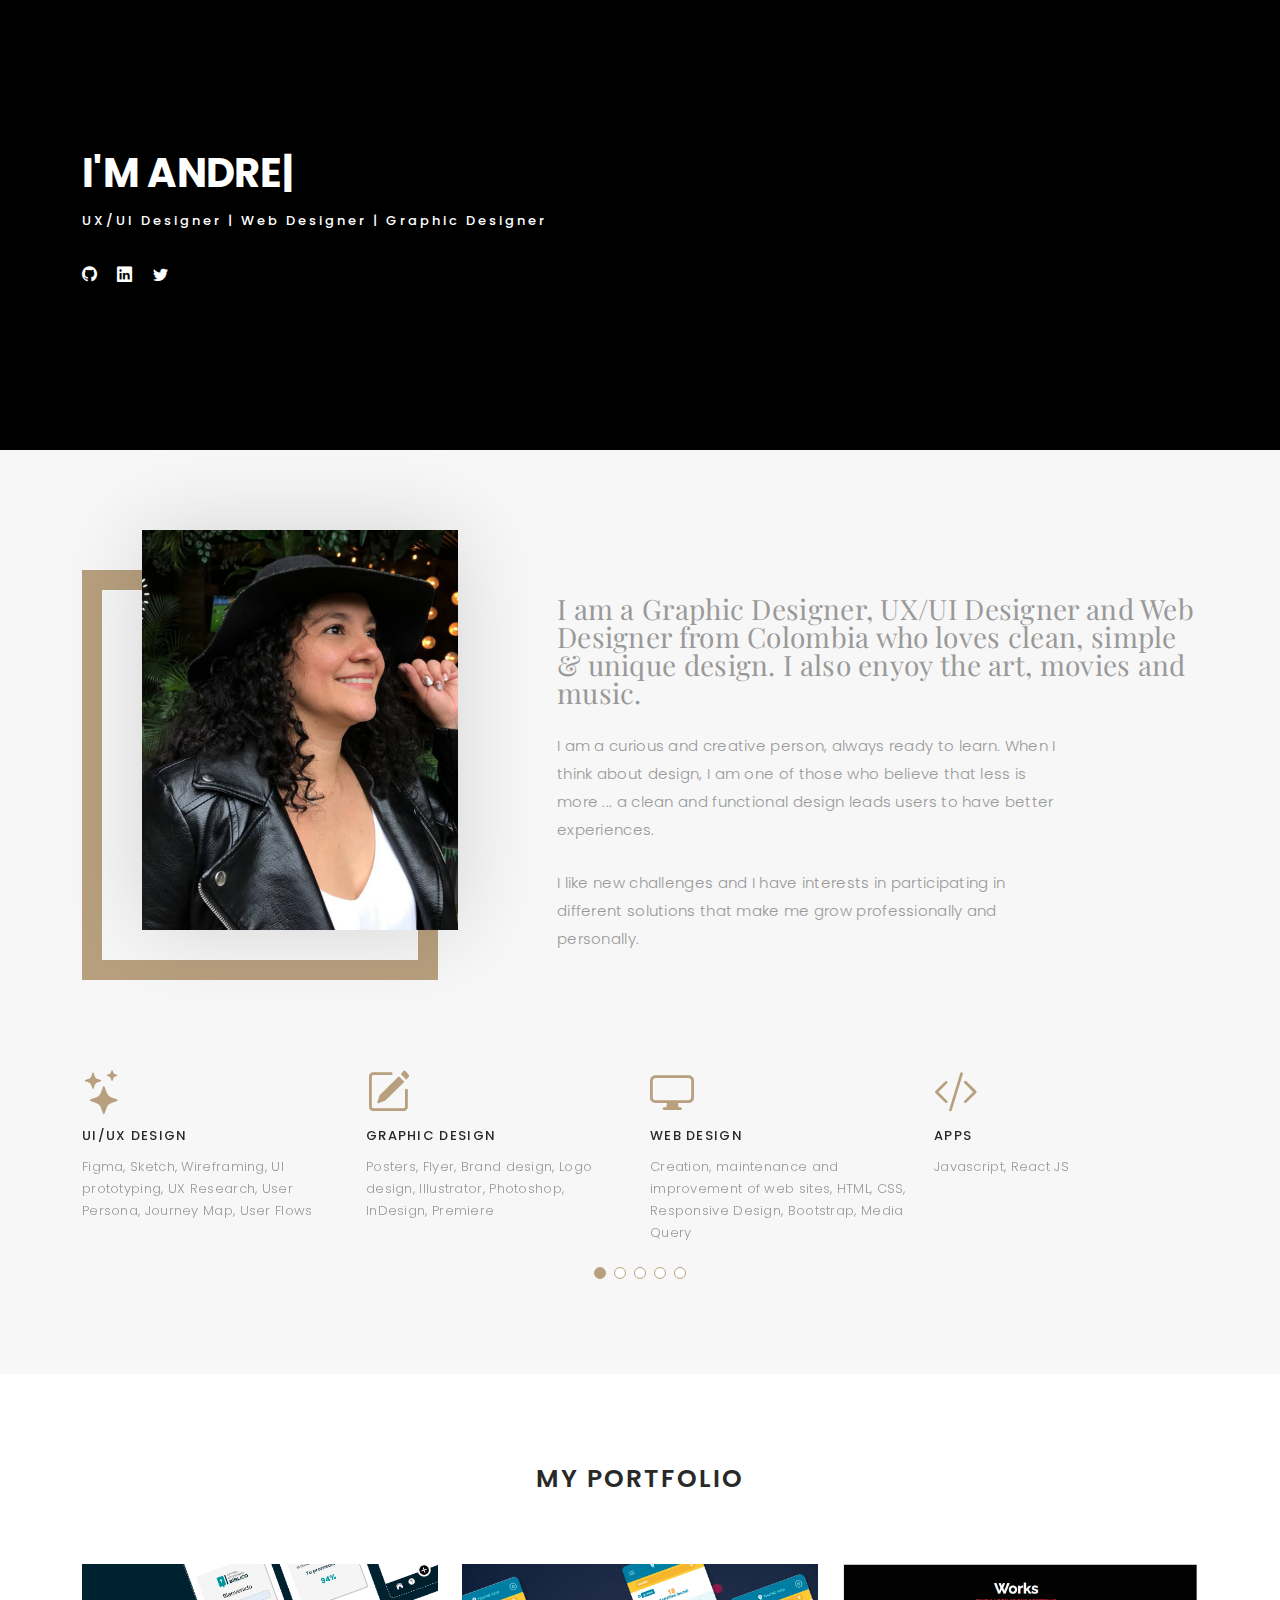
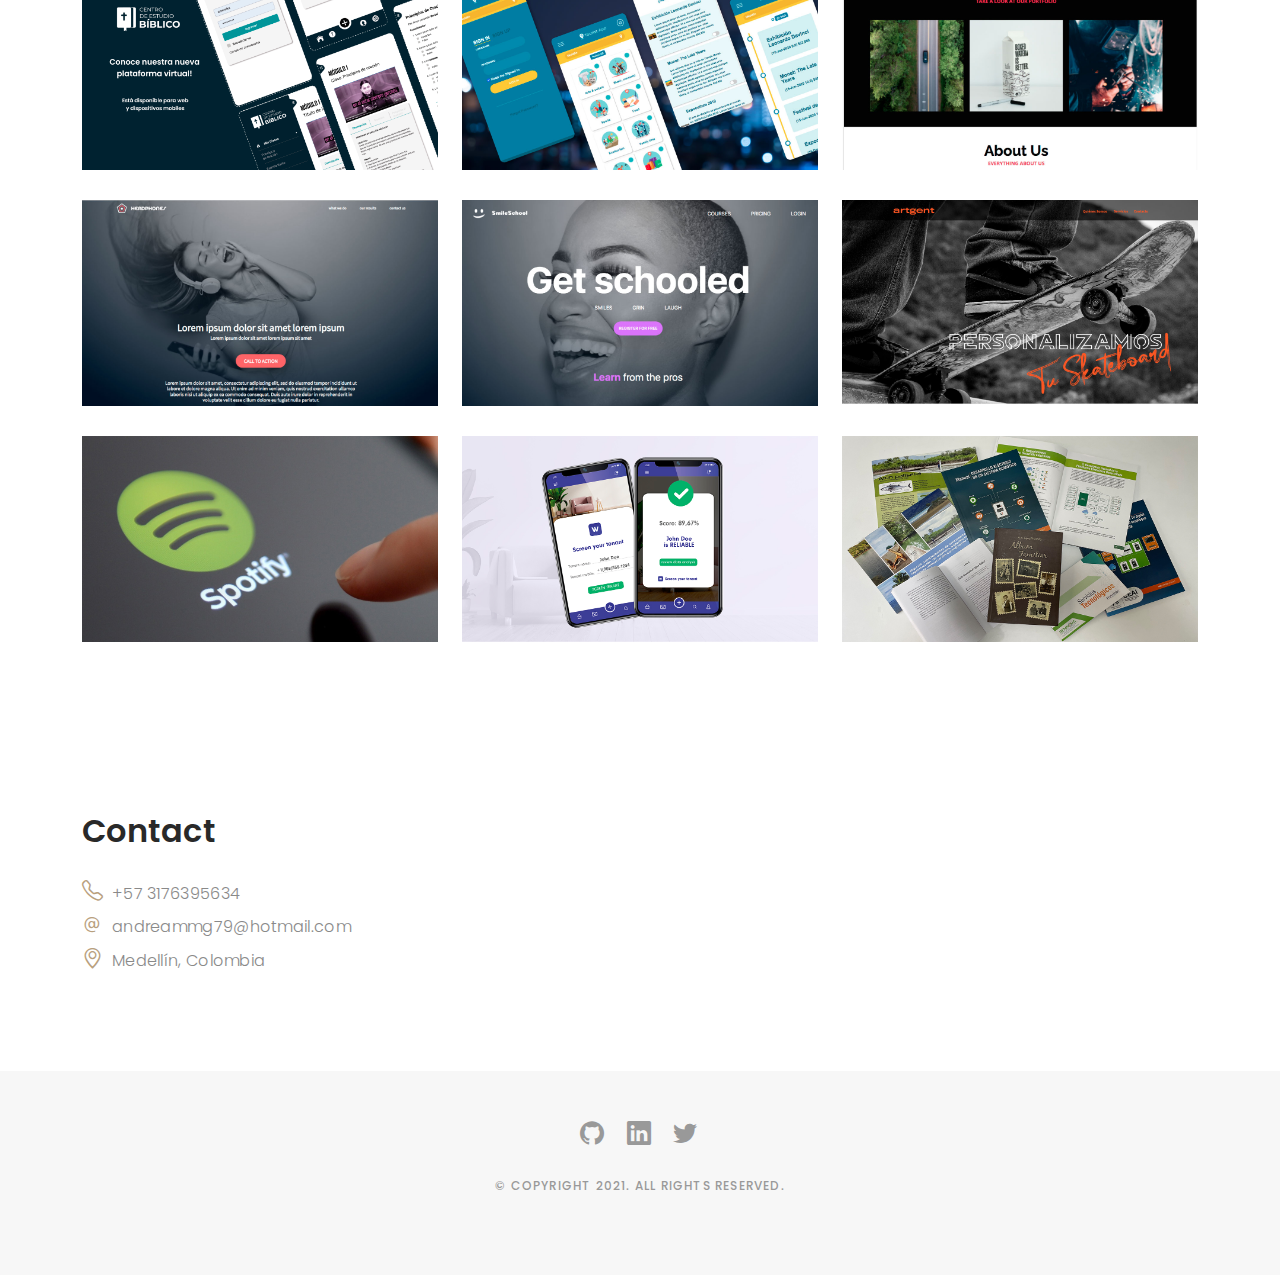
<file: index.html>
<!DOCTYPE html>
<html lang="en">

<head>
  <meta charset="utf-8">
  <meta content="width=device-width, initial-scale=1.0" name="viewport">

  <title>Andrea Mendez - Personal Website</title>
  <meta content="" name="description">
  <meta content="" name="keywords">

  <!-- Favicons -->
  <link href="assets/img/favicon.ico" rel="icon">
  <link href="assets/img/apple-touch-icon.png" rel="apple-touch-icon">

  <!-- Google Fonts -->
  <link href="https://fonts.googleapis.com/css?family=Poppins:300,300i,400,400i,500,500i,600,600i,700,700i|Playfair+Display:400,400i,500,500i,600,600i,700,700i,900,900i" rel="stylesheet">

  <!-- Vendor CSS Files -->
  <link href="assets/vendor/bootstrap/css/bootstrap.min.css" rel="stylesheet">
  <link href="assets/vendor/bootstrap-icons/bootstrap-icons.css" rel="stylesheet">
  <link href="assets/vendor/boxicons/css/boxicons.min.css" rel="stylesheet">
  <link href="assets/vendor/glightbox/css/glightbox.min.css" rel="stylesheet">
  <link href="assets/vendor/swiper/swiper-bundle.min.css" rel="stylesheet">

  <!-- Template Main CSS File -->
  <link href="assets/css/style.css" rel="stylesheet">

  <!-- =======================================================
  * Template Name: Folio - v4.3.0
  * Template URL: https://bootstrapmade.com/folio-bootstrap-portfolio-template/
  * Author: BootstrapMade.com
  * License: https://bootstrapmade.com/license/
  ======================================================== -->
</head>

<body>

  <!-- ======= Header ======= -->
  <header id="header" class="fixed-top ">
    <div class="container d-flex align-items-center justify-content-between">

      <a href="index.html" class="logo"><h5>Andrea Méndez Mesias</h5></a>

      <nav id="navbar" class="navbar">
        <ul>
          <li><a class="nav-link scrollto active" href="#hero">Home</a></li>
          <li><a class="nav-link scrollto" href="#about">About</a></li>
          <li><a class="nav-link  scrollto" href="#portfolio">Portfolio</a></li>
          <li><a class="nav-link scrollto" href="#contact">Contact</a></li>
        </ul>
        <i class="bi bi-list mobile-nav-toggle"></i>
      </nav><!-- .navbar -->

    </div>
  </header><!-- End Header -->

  <!-- ======= Hero Section ======= -->
  <div id="hero" class="home">

    <div class="container">
      <div class="hero-content">
        <h1>I'm <span class="typed" data-typed-items="Andrea Méndez, UX Designer, UI Designer, Web Designer, Graphic Designer"></span></h1>
        <p>UX/UI Designer | Web Designer | Graphic Designer</p>

        <ul class="list-unstyled list-social">
          <li><a href="https://github.com/andreammgcol"><i class="bi bi-github"></i></a></li>
          <li><a href="https://www.linkedin.com/in/andrea-mendez-mesias/"><i class="bi bi-linkedin"></i></a></li>
          <li><a href="https://twitter.com/andreamendezcol"><i class="bi bi-twitter"></i></a></li>
        </ul>
      </div>
    </div>
  </div><!-- End Hero -->

  <main id="main">

    <!-- ======= About Section ======= -->
    <div id="about" class="paddsection">
      <div class="container">
        <div class="row justify-content-between">

          <div class="col-lg-4 ">
            <div class="div-img-bg">
              <div class="about-img">
                <img src="assets/img/me.jpg" class="img-responsive" alt="me">
              </div>
            </div>
          </div>

          <div class="col-lg-7">
            <div class="about-descr">

              <p class="p-heading">I am a Graphic Designer, UX/UI Designer and  Web Designer from Colombia who loves clean, simple & unique design. I also enyoy the art, movies and music. </p>
              <p class="separator">I am a curious and creative person, always ready to learn. When I think about design, I am one of those who believe that less is more ... a clean and functional design leads users to have better experiences.</p>
              <p class="separator">I like new challenges and I have interests in participating in different solutions that make me grow professionally and personally.</p>

            </div>

          </div>
        </div>
      </div>
    </div><!-- End About Section -->

    <!-- ======= Services Section ======= -->
    <div id="services">
      <div class="container">

        <div class="services-slider swiper-container" data-aos="fade-up" data-aos-delay="100">
          <div class="swiper-wrapper">

            <div class="swiper-slide">
              <div class="services-block">
                <i class="bi bi-stars"></i>
                <span>UI/UX DESIGN</span>
                <p class="separator">Figma, Sketch, Wireframing, UI prototyping, UX Research, User Persona, Journey Map, User Flows </p>
              </div>
            </div><!-- End testimonial item -->

            <div class="swiper-slide">
              <div class="services-block">
                <i class="bi bi-pencil-square"></i>
                <span>GRAPHIC DESIGN</span>
                <p class="separator">Posters, Flyer, Brand design, Logo design, Illustrator, Photoshop, InDesign, Premiere </p>
              </div>
            </div><!-- End testimonial item -->

            <div class="swiper-slide">
              <div class="services-block">
                <i class="bi bi-display"></i>
                <span>WEB DESIGN</span>
                <p class="separator">Creation, maintenance and improvement of web sites, HTML, CSS, Responsive Design, Bootstrap, Media Query  </p>
              </div>
            </div><!-- End testimonial item -->

            <div class="swiper-slide">
              <div class="services-block">
                <i class="bi bi-code-slash"></i>
                <span>APPS</span>
                <p class="separator">Javascript, React JS </p>
              </div>
            </div><!-- End testimonial item -->

            <div class="swiper-slide">
              <div class="services-block">
                <i class="bi bi-blockquote-right"></i>
                <span>EDITORIAL DESIGN</span>
                <p class="separator">Book layout, Book cover design, Magazine design, typography </p>
              </div>
            </div><!-- End testimonial item -->

          </div>
          <div class="swiper-pagination"></div>
        </div>

      </div>

    </div><!-- End Services Section -->

    <!-- ======= Portfolio Section ======= -->
    <div id="portfolio" class="paddsection">

      <div class="container">
        <div class="section-title text-center">
          <h2>My Portfolio</h2>
        </div>
      </div>

      <div class="container">

        <div class="row">
          <div class="col-lg-12 d-flex justify-content-center">
            <!-- <ul id="portfolio-flters">
              <li data-filter="*" class="filter-active">All</li>
              <li data-filter=".filter-app">Design</li>
              <li data-filter=".filter-card">App</li>
              <li data-filter=".filter-web">Web</li>
            </ul> -->
          </div>
        </div>

        <div class="row portfolio-container">

          <div class="col-lg-4 col-md-6 portfolio-item filter-app">
            <img src="assets/img/portfolio/portfolio-details-1.jpg" class="img-fluid" alt="">
            <div class="portfolio-info">
              <h4>E-learning Prototype</h4>
              <p>React App</p>
              <a href="portfolio-elearning.html" class="details-link" title="More Details"><i class="bx bx-plus"></i></a>
            </div>
          </div>

          <div class="col-lg-4 col-md-6 portfolio-item filter-app">
            <img src="assets/img/portfolio/portfolio-tourist-2.jpg" class="img-fluid" alt="">
            <div class="portfolio-info">
              <h4>Tourist App - MVP</h4>
              <p>React App</p>
              <a href="portfolio-tourist.html" class="details-link" title="More Details"><i class="bx bx-plus"></i></a>
            </div>
          </div>

          <div class="col-lg-4 col-md-6 portfolio-item filter-web">
            <img src="assets/img/portfolio/portfolio-responsive-2.jpg" class="img-fluid" alt="">
            <div class="portfolio-info">
              <h4>Responsive Design</h4>
              <p>Web Design</p>
              <a href="portfolio-responsive.html" class="details-link" title="More Details"><i class="bx bx-plus"></i></a>
            </div>
          </div>

           <div class="col-lg-4 col-md-6 portfolio-item filter-web">
            <img src="assets/img/portfolio/portfolio-scratch-1.jpg" class="img-fluid" alt="">
            <div class="portfolio-info">
              <h4>Design from scratch</h4>
              <p>Web responsive design</p>
              <a href="portfolio-scratch.html" class="details-link" title="More Details"><i class="bx bx-plus"></i></a>
            </div>
          </div>

          <div class="col-lg-4 col-md-6 portfolio-item filter-web">
            <img src="assets/img/portfolio/portfolio-smile-1.jpg" class="img-fluid" alt="">
            <div class="portfolio-info">
              <h4>Design with bootstrap</h4>
              <p>Web design</p>
              <a href="portfolio-bootstrap.html" class="details-link" title="More Details"><i class="bx bx-plus"></i></a>
            </div>
          </div>

          <div class="col-lg-4 col-md-6 portfolio-item filter-app">
            <img src="assets/img/portfolio/portfolio-argent.jpg" class="img-fluid" alt="">
            <div class="portfolio-info">
              <h4>Artgent</h4>
              <p>Web Design in Figma</p>
              <a href="portfolio-artgent.html" class="details-link" title="More Details"><i class="bx bx-plus"></i></a>
            </div>
          </div>

          <div class="col-lg-4 col-md-6 portfolio-item filter-app">
            <img src="assets/img/portfolio/portfolio-spotify.jpg" class="img-fluid" alt="">
            <div class="portfolio-info">
              <h4>Spotify - Study Case</h4>
              <p>Research and prototype</p>
              <a href="portfolio-spotify.html" class="details-link" title="More Details"><i class="bx bx-plus"></i></a>
            </div>
          </div>

          <div class="col-lg-4 col-md-6 portfolio-item filter-app">
            <img src="assets/img/portfolio/weelo_portfolio.jpg" class="img-fluid" alt="">
            <div class="portfolio-info">
              <h4>Screen your tenant - Weelo</h4>
              <p>Landing page design for web and mobile</p>
              <a href="portfolio-weelo.html" class="details-link" title="More Details"><i class="bx bx-plus"></i></a>
            </div>
          </div>

          <div class="col-lg-4 col-md-6 portfolio-item filter-app">
            <img src="assets/img/portfolio/portfolio_editorial-1.jpg" class="img-fluid" alt="">
            <div class="portfolio-info">
              <h4>Graphic Design</h4>
              <p>Editorial Design</p>
              <a href="index.html" class="details-link" title="More Details"><i class="bx bx-plus"></i></a>
            </div>
          </div>

        </div>

      </div>

    </div><!-- End Portfolio Section -->

    <!-- ======= Contact Section ======= -->
    <div id="contact" class="paddsection">
      <div class="container">
        <div class="contact-block1">
          <div class="row">

            <div class="col-lg-6">
              <div class="contact-contact">

                <h2 class="mb-30">Contact</h2>

                <ul class="contact-details">
                  <li><span><i class="bi bi-telephone"></i>&nbsp&nbsp+57 3176395634</span></li>
                  <li><span><i class="bi bi-at"></i>&nbsp&nbspandreammg79@hotmail.com</span></li>
                  <li><span><i class="bi bi-geo-alt"></i>&nbsp&nbspMedellín, Colombia</span></li>
                </ul>

              </div>
            </div>

            <div class="col-lg-6">
              <!-- <form action="forms/contact.php" method="post" role="form" class="php-email-form">
                <div class="row gy-3">

                  <div class="col-lg-6">
                    <div class="form-group contact-block1">
                      <input type="text" name="name" class="form-control" id="name" placeholder="Your Name" required>
                    </div>
                  </div>

                  <div class="col-lg-6">
                    <div class="form-group">
                      <input type="email" class="form-control" name="email" id="email" placeholder="Your Email" required>
                    </div>
                  </div>

                  <div class="col-lg-12">
                    <div class="form-group">
                      <input type="text" class="form-control" name="subject" id="subject" placeholder="Subject" required>
                    </div>
                  </div>

                  <div class="col-lg-12">
                    <div class="form-group">
                      <textarea class="form-control" name="message" placeholder="Message" required></textarea>
                    </div>
                  </div>

                  <div class="col-lg-12">
                    <div class="loading">Loading</div>
                    <div class="error-message"></div>
                    <div class="sent-message">Your message has been sent. Thank you!</div>
                  </div>

                  <div class="mt-0">
                    <input type="submit" class="btn btn-defeault btn-send" value="Send message">
                  </div>

                </div>
              </form> -->
            </div>
          </div>
        </div>
      </div>
    </div><!-- End Contact Section -->

  </main><!-- End #main -->

  <!-- ======= Footer ======= -->
  <div id="footer" class="text-center">
    <div class="container">
      <div class="socials-media text-center">

        <ul class="list-unstyled">
          <li><a href="https://github.com/andreammgcol"><i class="bi bi-github"></i></a></li>
          <li><a href="https://www.linkedin.com/in/andrea-mendez-mesias/"><i class="bi bi-linkedin"></i></a></li>
          <li><a href="https://twitter.com/andreamendezcol"><i class="bi bi-twitter"></i></a></li>
        </ul>

      </div>

      <p>&copy; Copyright 2021. All rights reserved.</p>

      <div class="credits">
        <!--
        All the links in the footer should remain intact.
        You can delete the links only if you purchased the pro version.
        Licensing information: https://bootstrapmade.com/license/
        Purchase the pro version with working PHP/AJAX contact form: https://bootstrapmade.com/buy/?theme=Folio
      -->
        <!-- Designed by <a href="https://bootstrapmade.com/">BootstrapMade</a> -->
      </div>

    </div>
  </div><!-- End Footer -->

  <a href="#" class="back-to-top d-flex align-items-center justify-content-center"><i class="bi bi-arrow-up-short"></i></a>

  <!-- Vendor JS Files -->
  <script src="assets/vendor/bootstrap/js/bootstrap.bundle.min.js"></script>
  <script src="assets/vendor/glightbox/js/glightbox.min.js"></script>
  <script src="assets/vendor/isotope-layout/isotope.pkgd.min.js"></script>
  <script src="assets/vendor/php-email-form/validate.js"></script>
  <script src="assets/vendor/swiper/swiper-bundle.min.js"></script>
  <script src="assets/vendor/typed.js/typed.min.js"></script>

  <!-- Template Main JS File -->
  <script src="assets/js/main.js"></script>

</body>

</html>
</file>
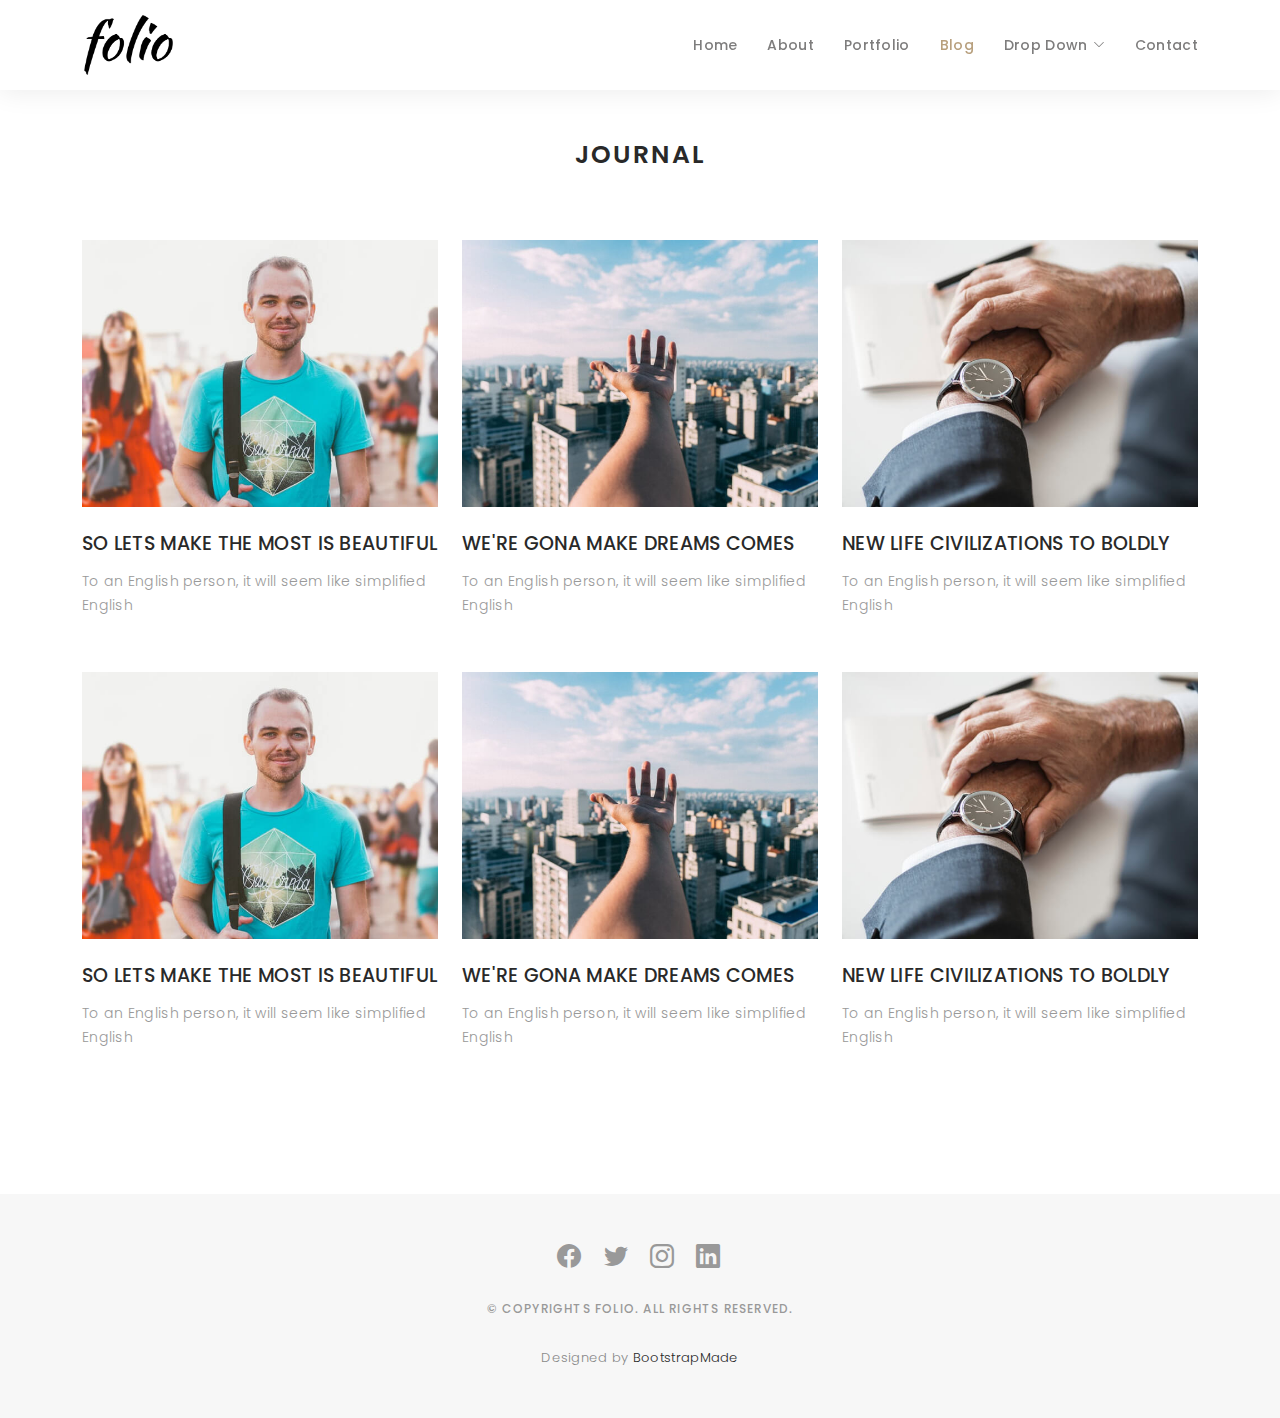
<file: blog-grid.html>
<!DOCTYPE html>
<html lang="en">

<head>
  <meta charset="utf-8">
  <meta content="width=device-width, initial-scale=1.0" name="viewport">

  <title>Folio Bootstrap Template - Blog Grid</title>
  <meta content="" name="description">
  <meta content="" name="keywords">

  <!-- Favicons -->
  <link href="assets/img/favicon.png" rel="icon">
  <link href="assets/img/apple-touch-icon.png" rel="apple-touch-icon">

  <!-- Google Fonts -->
  <link href="https://fonts.googleapis.com/css?family=Poppins:300,300i,400,400i,500,500i,600,600i,700,700i|Playfair+Display:400,400i,500,500i,600,600i,700,700i,900,900i" rel="stylesheet">

  <!-- Vendor CSS Files -->
  <link href="assets/vendor/bootstrap/css/bootstrap.min.css" rel="stylesheet">
  <link href="assets/vendor/bootstrap-icons/bootstrap-icons.css" rel="stylesheet">
  <link href="assets/vendor/boxicons/css/boxicons.min.css" rel="stylesheet">
  <link href="assets/vendor/glightbox/css/glightbox.min.css" rel="stylesheet">
  <link href="assets/vendor/swiper/swiper-bundle.min.css" rel="stylesheet">

  <!-- Template Main CSS File -->
  <link href="assets/css/style.css" rel="stylesheet">

  <!-- =======================================================
  * Template Name: Folio - v4.3.0
  * Template URL: https://bootstrapmade.com/folio-bootstrap-portfolio-template/
  * Author: BootstrapMade.com
  * License: https://bootstrapmade.com/license/
  ======================================================== -->
</head>

<body>

  <!-- ======= Header ======= -->
  <header id="header" class="fixed-top header-inner-pages">
    <div class="container d-flex align-items-center justify-content-between">

      <a href="index.html" class="logo"><img src="assets/img/logo.png" alt="" class="img-fluid"></a>
      <!-- Uncomment below if you prefer to use an text logo -->
      <!-- <h1 class="logo"><a href="index.html">Folio</a></h1> -->

      <nav id="navbar" class="navbar">
        <ul>
          <li><a class="nav-link scrollto " href="#hero">Home</a></li>
          <li><a class="nav-link scrollto" href="#about">About</a></li>
          <li><a class="nav-link  scrollto" href="#portfolio">Portfolio</a></li>
          <li><a class="nav-link active  scrollto" href="#journal">Blog</a></li>
          <li class="dropdown"><a href="#"><span>Drop Down</span> <i class="bi bi-chevron-down"></i></a>
            <ul>
              <li><a href="#">Drop Down 1</a></li>
              <li class="dropdown"><a href="#"><span>Deep Drop Down</span> <i class="bi bi-chevron-right"></i></a>
                <ul>
                  <li><a href="#">Deep Drop Down 1</a></li>
                  <li><a href="#">Deep Drop Down 2</a></li>
                  <li><a href="#">Deep Drop Down 3</a></li>
                  <li><a href="#">Deep Drop Down 4</a></li>
                  <li><a href="#">Deep Drop Down 5</a></li>
                </ul>
              </li>
              <li><a href="#">Drop Down 2</a></li>
              <li><a href="#">Drop Down 3</a></li>
              <li><a href="#">Drop Down 4</a></li>
            </ul>
          </li>
          <li><a class="nav-link scrollto" href="#contact">Contact</a></li>
        </ul>
        <i class="bi bi-list mobile-nav-toggle"></i>
      </nav><!-- .navbar -->

    </div>
  </header><!-- End Header -->

  <main id="main">

    <!-- ======= Blog Grid ======= -->
    <div id="journal-blog" class="text-left  paddsections">

      <div class="container">
        <div class="section-title text-center">
          <h2>journal</h2>
        </div>
      </div>

      <div class="container">
        <div class="journal-block">
          <div class="row">

            <div class="col-lg-4 col-md-6">
              <div class="journal-info mb-30">

                <a href="blog-single.html"><img src="assets/img/blog-post-1.jpg" class="img-responsive" alt="img"></a>

                <div class="journal-txt">

                  <h4><a href="blog-single.html">SO LETS MAKE THE MOST IS BEAUTIFUL</a></h4>
                  <p class="separator">To an English person, it will seem like simplified English
                  </p>

                </div>

              </div>
            </div>

            <div class="col-lg-4 col-md-6">
              <div class="journal-info mb-30">

                <a href="blog-single.html"><img src="assets/img/blog-post-2.jpg" class="img-responsive" alt="img"></a>

                <div class="journal-txt">

                  <h4><a href="blog-single.html">WE'RE GONA MAKE DREAMS COMES</a></h4>
                  <p class="separator">To an English person, it will seem like simplified English
                  </p>

                </div>

              </div>
            </div>

            <div class="col-lg-4 col-md-6">
              <div class="journal-info mb-30">

                <a href="blog-single.html"><img src="assets/img/blog-post-3.jpg" class="img-responsive" alt="img"></a>

                <div class="journal-txt">

                  <h4><a href="blog-single.html">NEW LIFE CIVILIZATIONS TO BOLDLY</a></h4>
                  <p class="separator">To an English person, it will seem like simplified English
                  </p>

                </div>

              </div>
            </div>

            <div class="col-lg-4 col-md-6">
              <div class="journal-info mb-30">

                <a href="blog-single.html"><img src="assets/img/blog-post-1.jpg" class="img-responsive" alt="img"></a>

                <div class="journal-txt">

                  <h4><a href="blog-single.html">SO LETS MAKE THE MOST IS BEAUTIFUL</a></h4>
                  <p class="separator">To an English person, it will seem like simplified English
                  </p>

                </div>

              </div>
            </div>

            <div class="col-lg-4 col-md-6">
              <div class="journal-info mb-30">

                <a href="blog-single.html"><img src="assets/img/blog-post-2.jpg" class="img-responsive" alt="img"></a>

                <div class="journal-txt">

                  <h4><a href="blog-single.html">WE'RE GONA MAKE DREAMS COMES</a></h4>
                  <p class="separator">To an English person, it will seem like simplified English
                  </p>

                </div>

              </div>
            </div>

            <div class="col-lg-4 col-md-6">
              <div class="journal-info mb-30">

                <a href="blog-single.html"><img src="assets/img/blog-post-3.jpg" class="img-responsive" alt="img"></a>

                <div class="journal-txt">

                  <h4><a href="blog-single.html">NEW LIFE CIVILIZATIONS TO BOLDLY</a></h4>
                  <p class="separator">To an English person, it will seem like simplified English
                  </p>

                </div>

              </div>
            </div>

          </div>
        </div>
      </div>
    </div><!-- End Blog Grid -->

  </main><!-- End #main -->

  <!-- ======= Footer ======= -->
  <div id="footer" class="text-center">
    <div class="container">
      <div class="socials-media text-center">

        <ul class="list-unstyled">
          <li><a href="#"><i class="bi bi-facebook"></i></a></li>
          <li><a href="#"><i class="bi bi-twitter"></i></a></li>
          <li><a href="#"><i class="bi bi-instagram"></i></a></li>
          <li><a href="#"><i class="bi bi-linkedin"></i></a></li>
        </ul>

      </div>

      <p>&copy; Copyrights Folio. All rights reserved.</p>

      <div class="credits">
        <!--
        All the links in the footer should remain intact.
        You can delete the links only if you purchased the pro version.
        Licensing information: https://bootstrapmade.com/license/
        Purchase the pro version with working PHP/AJAX contact form: https://bootstrapmade.com/buy/?theme=Folio
      -->
        Designed by <a href="https://bootstrapmade.com/">BootstrapMade</a>
      </div>

    </div>
  </div><!-- End Footer -->

  <a href="#" class="back-to-top d-flex align-items-center justify-content-center"><i class="bi bi-arrow-up-short"></i></a>

  <!-- Vendor JS Files -->
  <script src="assets/vendor/bootstrap/js/bootstrap.bundle.min.js"></script>
  <script src="assets/vendor/glightbox/js/glightbox.min.js"></script>
  <script src="assets/vendor/isotope-layout/isotope.pkgd.min.js"></script>
  <script src="assets/vendor/php-email-form/validate.js"></script>
  <script src="assets/vendor/swiper/swiper-bundle.min.js"></script>
  <script src="assets/vendor/typed.js/typed.min.js"></script>

  <!-- Template Main JS File -->
  <script src="assets/js/main.js"></script>

</body>

</html>
</file>
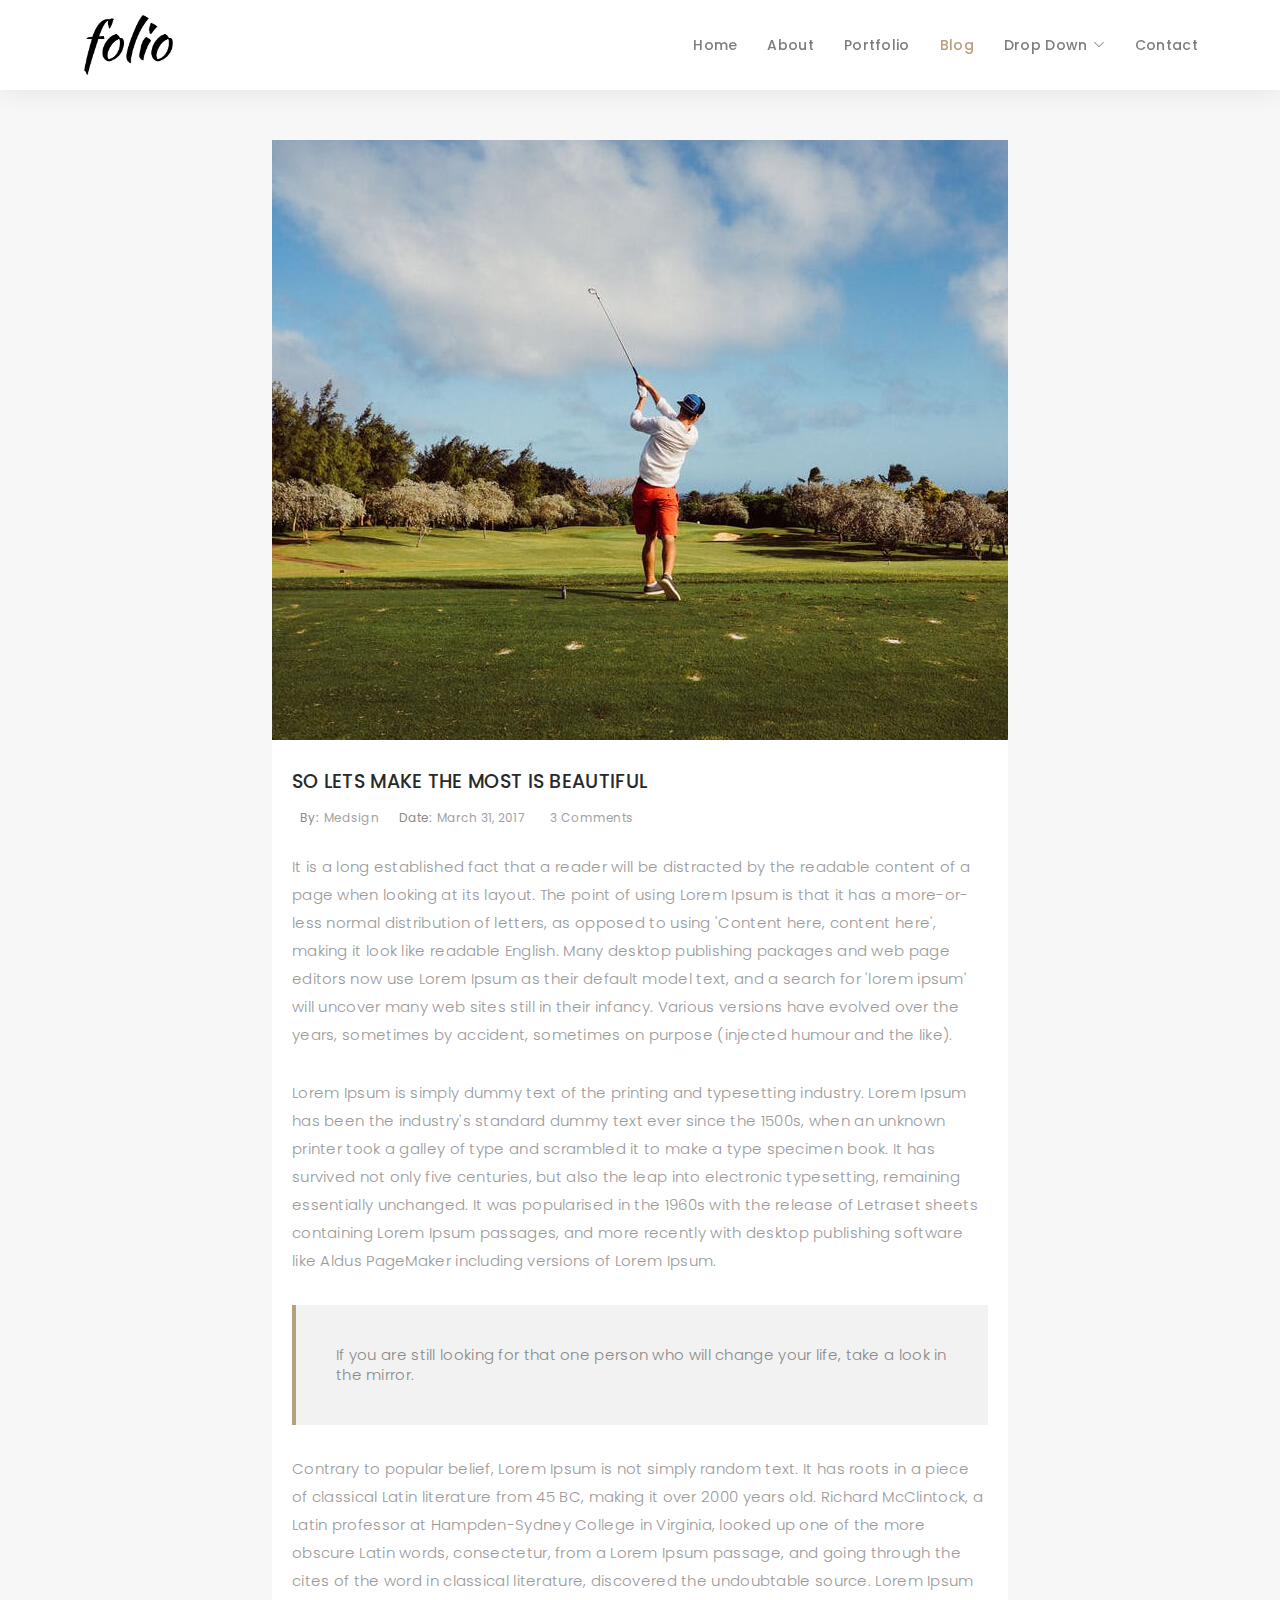
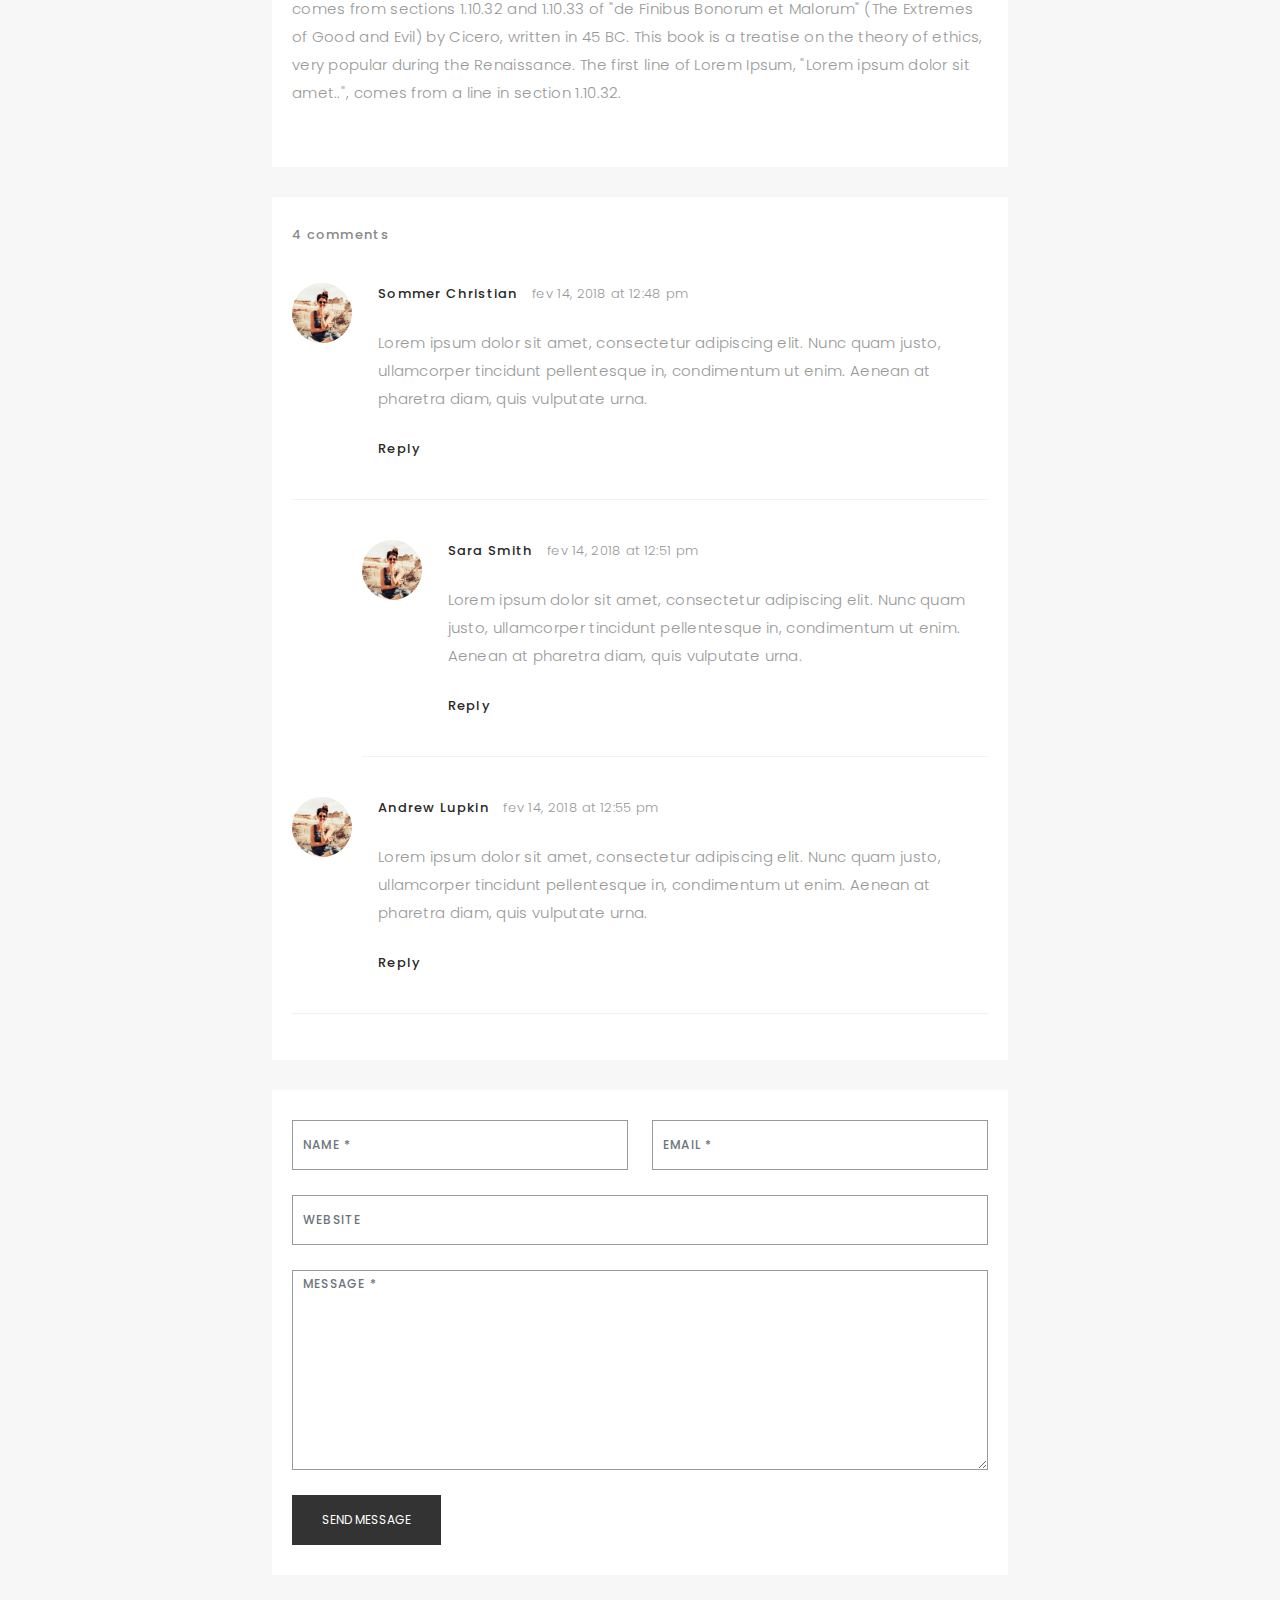
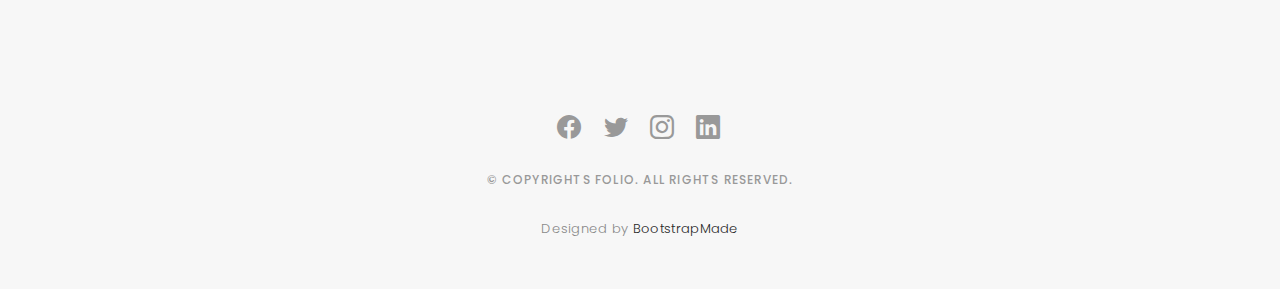
<file: blog-single.html>
<!DOCTYPE html>
<html lang="en">

<head>
  <meta charset="utf-8">
  <meta content="width=device-width, initial-scale=1.0" name="viewport">

  <title>Folio Bootstrap Template - Blog Single</title>
  <meta content="" name="description">
  <meta content="" name="keywords">

  <!-- Favicons -->
  <link href="assets/img/favicon.png" rel="icon">
  <link href="assets/img/apple-touch-icon.png" rel="apple-touch-icon">

  <!-- Google Fonts -->
  <link href="https://fonts.googleapis.com/css?family=Poppins:300,300i,400,400i,500,500i,600,600i,700,700i|Playfair+Display:400,400i,500,500i,600,600i,700,700i,900,900i" rel="stylesheet">

  <!-- Vendor CSS Files -->
  <link href="assets/vendor/bootstrap/css/bootstrap.min.css" rel="stylesheet">
  <link href="assets/vendor/bootstrap-icons/bootstrap-icons.css" rel="stylesheet">
  <link href="assets/vendor/boxicons/css/boxicons.min.css" rel="stylesheet">
  <link href="assets/vendor/glightbox/css/glightbox.min.css" rel="stylesheet">
  <link href="assets/vendor/swiper/swiper-bundle.min.css" rel="stylesheet">

  <!-- Template Main CSS File -->
  <link href="assets/css/style.css" rel="stylesheet">

  <!-- =======================================================
  * Template Name: Folio - v4.3.0
  * Template URL: https://bootstrapmade.com/folio-bootstrap-portfolio-template/
  * Author: BootstrapMade.com
  * License: https://bootstrapmade.com/license/
  ======================================================== -->
</head>

<body>

  <!-- ======= Header ======= -->
  <header id="header" class="fixed-top header-inner-pages">
    <div class="container d-flex align-items-center justify-content-between">

      <a href="index.html" class="logo"><img src="assets/img/logo.png" alt="" class="img-fluid"></a>
      <!-- Uncomment below if you prefer to use an text logo -->
      <!-- <h1 class="logo"><a href="index.html">Folio</a></h1> -->

      <nav id="navbar" class="navbar">
        <ul>
          <li><a class="nav-link scrollto " href="#hero">Home</a></li>
          <li><a class="nav-link scrollto" href="#about">About</a></li>
          <li><a class="nav-link  scrollto" href="#portfolio">Portfolio</a></li>
          <li><a class="nav-link active  scrollto" href="#journal">Blog</a></li>
          <li class="dropdown"><a href="#"><span>Drop Down</span> <i class="bi bi-chevron-down"></i></a>
            <ul>
              <li><a href="#">Drop Down 1</a></li>
              <li class="dropdown"><a href="#"><span>Deep Drop Down</span> <i class="bi bi-chevron-right"></i></a>
                <ul>
                  <li><a href="#">Deep Drop Down 1</a></li>
                  <li><a href="#">Deep Drop Down 2</a></li>
                  <li><a href="#">Deep Drop Down 3</a></li>
                  <li><a href="#">Deep Drop Down 4</a></li>
                  <li><a href="#">Deep Drop Down 5</a></li>
                </ul>
              </li>
              <li><a href="#">Drop Down 2</a></li>
              <li><a href="#">Drop Down 3</a></li>
              <li><a href="#">Drop Down 4</a></li>
            </ul>
          </li>
          <li><a class="nav-link scrollto" href="#contact">Contact</a></li>
        </ul>
        <i class="bi bi-list mobile-nav-toggle"></i>
      </nav><!-- .navbar -->

    </div>
  </header><!-- End Header -->

  <main id="main">

    <!-- ======= Blog Single ======= -->
    <div class="main-content paddsection">
      <div class="container">
        <div class="row justify-content-center">
          <div class="col-md-8 col-md-offset-2">
            <div class="row">
              <div class="container-main single-main">
                <div class="col-md-12">
                  <div class="block-main mb-30">
                    <img src="assets/img/blog-post-big.jpg" class="img-responsive" alt="reviews2">
                    <div class="content-main single-post padDiv">
                      <div class="journal-txt">
                        <h4><a href="#">SO LETS MAKE THE MOST IS BEAUTIFUL</a></h4>
                      </div>
                      <div class="post-meta">
                        <ul class="list-unstyled mb-0">
                          <li class="author">by:<a href="#">medsign</a></li>
                          <li class="date">date:<a href="#">March 31, 2017</a></li>
                          <li class="commont"><i class="ion-ios-heart-outline"></i><a href="#">3 Comments</a></li>
                        </ul>
                      </div>
                      <p class="mb-30">It is a long established fact that a reader will be distracted by the readable content of a page when looking at its layout. The point of using Lorem Ipsum is that it has a more-or-less normal distribution of letters, as opposed to
                        using 'Content here, content here', making it look like readable English. Many desktop publishing packages and web page editors now use Lorem Ipsum as their default model text, and a search for 'lorem ipsum' will uncover many web
                        sites still in their infancy. Various versions have evolved over the years, sometimes by accident, sometimes on purpose (injected humour and the like).</p>
                      <p class="mb-30">Lorem Ipsum is simply dummy text of the printing and typesetting industry. Lorem Ipsum has been the industry's standard dummy text ever since the 1500s, when an unknown printer took a galley of type and scrambled it to make a type
                        specimen book. It has survived not only five centuries, but also the leap into electronic typesetting, remaining essentially unchanged. It was popularised in the 1960s with the release of Letraset sheets containing Lorem Ipsum passages,
                        and more recently with desktop publishing software like Aldus PageMaker including versions of Lorem Ipsum.</p>
                      <blockquote>If you are still looking for that one person who will change your life, take a look in the mirror.</blockquote>
                      <p class="mb-30">Contrary to popular belief, Lorem Ipsum is not simply random text. It has roots in a piece of classical Latin literature from 45 BC, making it over 2000 years old. Richard McClintock, a Latin professor at Hampden-Sydney College in
                        Virginia, looked up one of the more obscure Latin words, consectetur, from a Lorem Ipsum passage, and going through the cites of the word in classical literature, discovered the undoubtable source. Lorem Ipsum comes from sections
                        1.10.32 and 1.10.33 of "de Finibus Bonorum et Malorum" (The Extremes of Good and Evil) by Cicero, written in 45 BC. This book is a treatise on the theory of ethics, very popular during the Renaissance. The first line of Lorem Ipsum,
                        "Lorem ipsum dolor sit amet..", comes from a line in section 1.10.32.</p>
                    </div>
                  </div>
                </div>
                <div class="col-md-12">
                  <div class="comments text-left padDiv mb-30">
                    <div class="entry-comments">
                      <h6 class="mb-30">4 comments</h6>
                      <ul class="entry-comments-list list-unstyled">
                        <li>
                          <div class="entry-comments-item">
                            <img src="assets/img/avatar.jpg" class="entry-comments-avatar" alt="">
                            <div class="entry-comments-body">
                              <span class="entry-comments-author">Sommer Christian</span>
                              <span><a href="#">fev 14, 2018 at 12:48 pm</a></span>
                              <p class="mb-10">Lorem ipsum dolor sit amet, consectetur adipiscing elit. Nunc quam justo, ullamcorper tincidunt pellentesque in, condimentum ut enim. Aenean at pharetra diam, quis vulputate urna. </p>
                              <a class="rep" href="#">Reply</a>
                            </div>
                          </div>
                          <ul class="entry-comments-reply list-unstyled">
                            <li>
                              <div class="entry-comments-item">
                                <img src="assets/img/avatar.jpg" class="entry-comments-avatar" alt="">
                                <div class="entry-comments-body">
                                  <span class="entry-comments-author">Sara Smith</span>
                                  <span><a href="#">fev 14, 2018 at 12:51 pm</a></span>
                                  <p class="mb-10">Lorem ipsum dolor sit amet, consectetur adipiscing elit. Nunc quam justo, ullamcorper tincidunt pellentesque in, condimentum ut enim. Aenean at pharetra diam, quis vulputate urna.</p>
                                  <a class="rep" href="#">Reply</a>
                                </div>
                              </div>
                            </li>
                          </ul>
                        </li>
                        <li>
                          <div class="entry-comments-item">
                            <img src="assets/img/avatar.jpg" class="entry-comments-avatar" alt="">
                            <div class="entry-comments-body">
                              <span class="entry-comments-author">Andrew Lupkin</span>
                              <span><a href="#">fev 14, 2018 at 12:55 pm</a></span>
                              <p class="mb-10">Lorem ipsum dolor sit amet, consectetur adipiscing elit. Nunc quam justo, ullamcorper tincidunt pellentesque in, condimentum ut enim. Aenean at pharetra diam, quis vulputate urna. </p>
                              <a class="rep" href="#">Reply</a>
                            </div>
                          </div>
                        </li>
                      </ul>
                    </div>
                  </div>
                </div>
                <div class="col-lg-12">
                  <div class="cmt padDiv">
                    <form id="comment-form" method="post" action="" role="form">
                      <div class="row">
                        <div class="col-lg-6">
                          <div class="form-group">
                            <input id="form_name" type="text" name="name" class="form-control" placeholder="Name *" required="required">
                          </div>
                        </div>
                        <div class="col-lg-6">
                          <div class="form-group">
                            <input id="form_email" type="email" name="email" class="form-control" placeholder="email *" required="required">
                          </div>
                        </div>
                        <div class="col-md-12">
                          <div class="form-group">
                            <input id="form_name" type="text" name="website" class="form-control" placeholder="Website">
                          </div>
                        </div>
                        <div class="col-lg-12">
                          <div class="form-group">
                            <textarea id="form_message" name="message" class="form-control" placeholder="Message *" style="height: 200px;" required="required"></textarea>
                          </div>
                        </div>
                        <div class="col-lg-12">
                          <input type="submit" class="btn btn-defeault btn-send" value="Send message">
                        </div>
                      </div>
                    </form>
                  </div>
                </div>
              </div>
            </div>
          </div>
        </div>
      </div>
    </div><!-- End Blog Single -->

  </main><!-- End #main -->

  <!-- ======= Footer ======= -->
  <div id="footer" class="text-center">
    <div class="container">
      <div class="socials-media text-center">

        <ul class="list-unstyled">
          <li><a href="#"><i class="bi bi-facebook"></i></a></li>
          <li><a href="#"><i class="bi bi-twitter"></i></a></li>
          <li><a href="#"><i class="bi bi-instagram"></i></a></li>
          <li><a href="#"><i class="bi bi-linkedin"></i></a></li>
        </ul>

      </div>

      <p>&copy; Copyrights Folio. All rights reserved.</p>

      <div class="credits">
        <!--
        All the links in the footer should remain intact.
        You can delete the links only if you purchased the pro version.
        Licensing information: https://bootstrapmade.com/license/
        Purchase the pro version with working PHP/AJAX contact form: https://bootstrapmade.com/buy/?theme=Folio
      -->
        Designed by <a href="https://bootstrapmade.com/">BootstrapMade</a>
      </div>

    </div>
  </div><!-- End Footer -->

  <a href="#" class="back-to-top d-flex align-items-center justify-content-center"><i class="bi bi-arrow-up-short"></i></a>

  <!-- Vendor JS Files -->
  <script src="assets/vendor/bootstrap/js/bootstrap.bundle.min.js"></script>
  <script src="assets/vendor/glightbox/js/glightbox.min.js"></script>
  <script src="assets/vendor/isotope-layout/isotope.pkgd.min.js"></script>
  <script src="assets/vendor/php-email-form/validate.js"></script>
  <script src="assets/vendor/swiper/swiper-bundle.min.js"></script>
  <script src="assets/vendor/typed.js/typed.min.js"></script>

  <!-- Template Main JS File -->
  <script src="assets/js/main.js"></script>

</body>

</html>
</file>
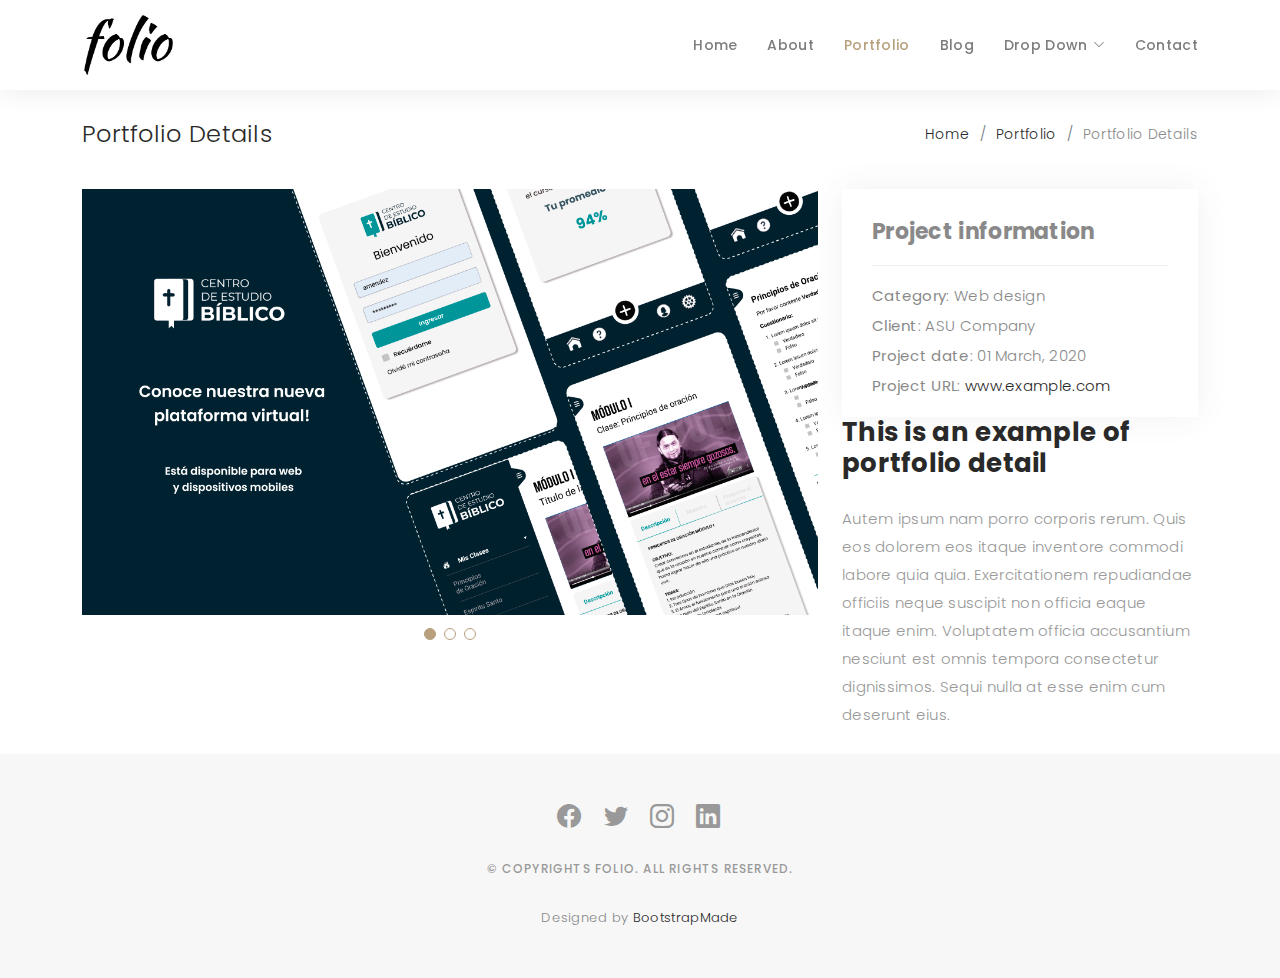
<file: portfolio-details.html>
<!DOCTYPE html>
<html lang="en">

<head>
  <meta charset="utf-8">
  <meta content="width=device-width, initial-scale=1.0" name="viewport">

  <title>Portfolio Details - Folio Bootstrap Template</title>
  <meta content="" name="description">
  <meta content="" name="keywords">

  <!-- Favicons -->
  <link href="assets/img/favicon.png" rel="icon">
  <link href="assets/img/apple-touch-icon.png" rel="apple-touch-icon">

  <!-- Google Fonts -->
  <link href="https://fonts.googleapis.com/css?family=Poppins:300,300i,400,400i,500,500i,600,600i,700,700i|Playfair+Display:400,400i,500,500i,600,600i,700,700i,900,900i" rel="stylesheet">

  <!-- Vendor CSS Files -->
  <link href="assets/vendor/bootstrap/css/bootstrap.min.css" rel="stylesheet">
  <link href="assets/vendor/bootstrap-icons/bootstrap-icons.css" rel="stylesheet">
  <link href="assets/vendor/boxicons/css/boxicons.min.css" rel="stylesheet">
  <link href="assets/vendor/glightbox/css/glightbox.min.css" rel="stylesheet">
  <link href="assets/vendor/swiper/swiper-bundle.min.css" rel="stylesheet">

  <!-- Template Main CSS File -->
  <link href="assets/css/style.css" rel="stylesheet">

  <!-- =======================================================
  * Template Name: Folio - v4.3.0
  * Template URL: https://bootstrapmade.com/folio-bootstrap-portfolio-template/
  * Author: BootstrapMade.com
  * License: https://bootstrapmade.com/license/
  ======================================================== -->
</head>

<body>

  <!-- ======= Header ======= -->
  <header id="header" class="fixed-top header-inner-pages">
    <div class="container d-flex align-items-center justify-content-between">

      <a href="index.html" class="logo"><img src="assets/img/logo.png" alt="" class="img-fluid"></a>
      <!-- Uncomment below if you prefer to use an text logo -->
      <!-- <h1 class="logo"><a href="index.html">Folio</a></h1> -->

      <nav id="navbar" class="navbar">
        <ul>
          <li><a class="nav-link scrollto " href="#hero">Home</a></li>
          <li><a class="nav-link scrollto" href="#about">About</a></li>
          <li><a class="nav-link active  scrollto" href="#portfolio">Portfolio</a></li>
          <li><a class="nav-link  scrollto" href="#journal">Blog</a></li>
          <li class="dropdown"><a href="#"><span>Drop Down</span> <i class="bi bi-chevron-down"></i></a>
            <ul>
              <li><a href="#">Drop Down 1</a></li>
              <li class="dropdown"><a href="#"><span>Deep Drop Down</span> <i class="bi bi-chevron-right"></i></a>
                <ul>
                  <li><a href="#">Deep Drop Down 1</a></li>
                  <li><a href="#">Deep Drop Down 2</a></li>
                  <li><a href="#">Deep Drop Down 3</a></li>
                  <li><a href="#">Deep Drop Down 4</a></li>
                  <li><a href="#">Deep Drop Down 5</a></li>
                </ul>
              </li>
              <li><a href="#">Drop Down 2</a></li>
              <li><a href="#">Drop Down 3</a></li>
              <li><a href="#">Drop Down 4</a></li>
            </ul>
          </li>
          <li><a class="nav-link scrollto" href="#contact">Contact</a></li>
        </ul>
        <i class="bi bi-list mobile-nav-toggle"></i>
      </nav><!-- .navbar -->

    </div>
  </header><!-- End Header -->

  <main id="main">

    <!-- ======= Breadcrumbs Section ======= -->
    <section class="breadcrumbs">
      <div class="container">

        <div class="d-flex justify-content-between align-items-center">
          <h2>Portfolio Details</h2>
          <ol>
            <li><a href="index.html">Home</a></li>
            <li><a href="portfolio.html">Portfolio</a></li>
            <li>Portfolio Details</li>
          </ol>
        </div>

      </div>
    </section><!-- Breadcrumbs Section -->

    <!-- ======= Portfolio Details Section ======= -->
    <section id="portfolio-details" class="portfolio-details">
      <div class="container">

        <div class="row gy-4">

          <div class="col-lg-8">
            <div class="portfolio-details-slider swiper-container">
              <div class="swiper-wrapper align-items-center">

                <div class="swiper-slide">
                  <img src="assets/img/portfolio/portfolio-details-1.jpg" alt="">
                </div>

                <div class="swiper-slide">
                  <img src="assets/img/portfolio/portfolio-details-2.jpg" alt="">
                </div>

                <div class="swiper-slide">
                  <img src="assets/img/portfolio/portfolio-details-3.jpg" alt="">
                </div>

              </div>
              <div class="swiper-pagination"></div>
            </div>
          </div>

          <div class="col-lg-4">
            <div class="portfolio-info">
              <h3>Project information</h3>
              <ul>
                <li><strong>Category</strong>: Web design</li>
                <li><strong>Client</strong>: ASU Company</li>
                <li><strong>Project date</strong>: 01 March, 2020</li>
                <li><strong>Project URL</strong>: <a href="#">www.example.com</a></li>
              </ul>
            </div>
            <div class="portfolio-description">
              <h2>This is an example of portfolio detail</h2>
              <p>
                Autem ipsum nam porro corporis rerum. Quis eos dolorem eos itaque inventore commodi labore quia quia. Exercitationem repudiandae officiis neque suscipit non officia eaque itaque enim. Voluptatem officia accusantium nesciunt est omnis tempora consectetur dignissimos. Sequi nulla at esse enim cum deserunt eius.
              </p>
            </div>
          </div>

        </div>

      </div>
    </section><!-- End Portfolio Details Section -->

  </main><!-- End #main -->

  <!-- ======= Footer ======= -->
  <div id="footer" class="text-center">
    <div class="container">
      <div class="socials-media text-center">

        <ul class="list-unstyled">
          <li><a href="#"><i class="bi bi-facebook"></i></a></li>
          <li><a href="#"><i class="bi bi-twitter"></i></a></li>
          <li><a href="#"><i class="bi bi-instagram"></i></a></li>
          <li><a href="#"><i class="bi bi-linkedin"></i></a></li>
        </ul>

      </div>

      <p>&copy; Copyrights Folio. All rights reserved.</p>

      <div class="credits">
        <!--
        All the links in the footer should remain intact.
        You can delete the links only if you purchased the pro version.
        Licensing information: https://bootstrapmade.com/license/
        Purchase the pro version with working PHP/AJAX contact form: https://bootstrapmade.com/buy/?theme=Folio
      -->
        Designed by <a href="https://bootstrapmade.com/">BootstrapMade</a>
      </div>

    </div>
  </div><!-- End Footer -->

  <a href="#" class="back-to-top d-flex align-items-center justify-content-center"><i class="bi bi-arrow-up-short"></i></a>

  <!-- Vendor JS Files -->
  <script src="assets/vendor/bootstrap/js/bootstrap.bundle.min.js"></script>
  <script src="assets/vendor/glightbox/js/glightbox.min.js"></script>
  <script src="assets/vendor/isotope-layout/isotope.pkgd.min.js"></script>
  <script src="assets/vendor/php-email-form/validate.js"></script>
  <script src="assets/vendor/swiper/swiper-bundle.min.js"></script>
  <script src="assets/vendor/typed.js/typed.min.js"></script>

  <!-- Template Main JS File -->
  <script src="assets/js/main.js"></script>

</body>

</html>
</file>
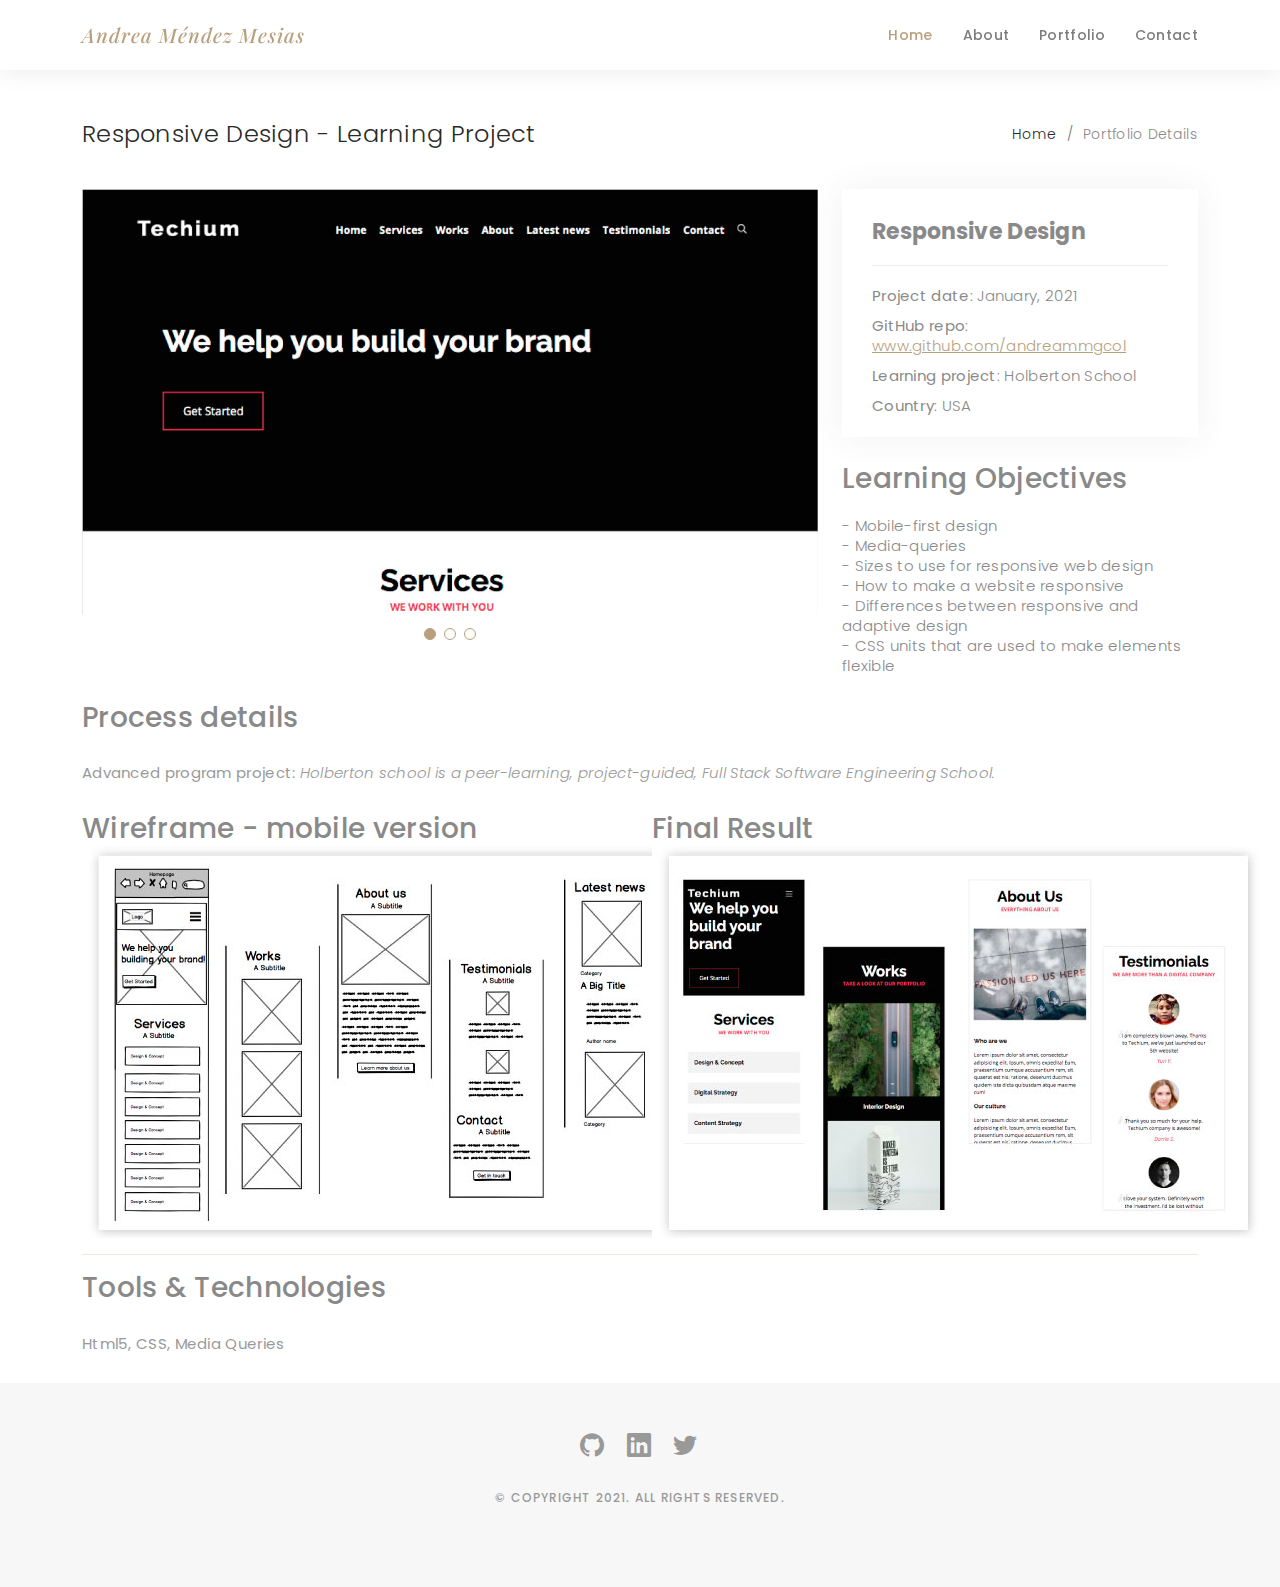
<file: portfolio-responsive.html>
<!DOCTYPE html>
<html lang="en">

<head>
  <meta charset="utf-8">
  <meta content="width=device-width, initial-scale=1.0" name="viewport">

  <title>Andrea Mendez - Portfolio</title>
  <meta content="" name="description">
  <meta content="" name="keywords">

  <!-- Favicons -->
  <link href="assets/img/favicon.ico" rel="icon">
  <link href="assets/img/apple-touch-icon.png" rel="apple-touch-icon">

  <!-- Google Fonts -->
  <link href="https://fonts.googleapis.com/css?family=Poppins:300,300i,400,400i,500,500i,600,600i,700,700i|Playfair+Display:400,400i,500,500i,600,600i,700,700i,900,900i" rel="stylesheet">

  <!-- Vendor CSS Files -->
  <link href="assets/vendor/bootstrap/css/bootstrap.min.css" rel="stylesheet">
  <link href="assets/vendor/bootstrap-icons/bootstrap-icons.css" rel="stylesheet">
  <link href="assets/vendor/boxicons/css/boxicons.min.css" rel="stylesheet">
  <link href="assets/vendor/glightbox/css/glightbox.min.css" rel="stylesheet">
  <link href="assets/vendor/swiper/swiper-bundle.min.css" rel="stylesheet">

  <!-- Template Main CSS File -->
  <link href="assets/css/style.css" rel="stylesheet">

  <!-- =======================================================
  * Template Name: Folio - v4.3.0
  * Template URL: https://bootstrapmade.com/folio-bootstrap-portfolio-template/
  * Author: BootstrapMade.com
  * License: https://bootstrapmade.com/license/
  ======================================================== -->
</head>

<body>

  <!-- ======= Header ======= -->
  <header id="header" class="fixed-top header-inner-pages">
    <div class="container d-flex align-items-center justify-content-between">

      <a href="index.html" class="logo"><h5>Andrea Méndez Mesias</h5></a>

      <nav id="navbar" class="navbar">
        <ul>
          <li><a class="nav-link scrollto active" href="index.html">Home</a></li>
          <li><a class="nav-link scrollto" href="#about">About</a></li>
          <li><a class="nav-link  scrollto" href="#portfolio">Portfolio</a></li>
          <li><a class="nav-link scrollto" href="#contact">Contact</a></li>
        </ul>
        <i class="bi bi-list mobile-nav-toggle"></i>
      </nav><!-- .navbar -->

    </div>
  </header><!-- End Header -->

  <main id="main">

    <!-- ======= Breadcrumbs Section ======= -->
    <section class="breadcrumbs">
      <div class="container">

        <div class="d-flex justify-content-between align-items-center">
          <h2>Responsive Design - Learning Project</h2>
          <ol>
            <li><a href="index.html">Home</a></li>
            <li>Portfolio Details</li>
          </ol>
        </div>

      </div>
    </section><!-- Breadcrumbs Section -->

    <!-- ======= Portfolio Details Section ======= -->
    <section id="portfolio-details" class="portfolio-details">
      <div class="container">

        <div class="row gy-4">

          <div class="col-lg-8">
            <div class="portfolio-details-slider swiper-container">
              <div class="swiper-wrapper align-items-center">

                <div class="swiper-slide">
                  <img src="assets/img/portfolio/portfolio-responsive-1.jpg" alt="">
                </div>

                <div class="swiper-slide">
                  <img src="assets/img/portfolio/portfolio-responsive-2.jpg" alt="">
                </div>

                <div class="swiper-slide">
                  <img src="assets/img/portfolio/portfolio-responsive-3.jpg" alt="">
                </div>

              </div>
              <div class="swiper-pagination"></div>
            </div>
          </div>

          <div class="col-lg-4">
            <div class="portfolio-info">
              <h3>Responsive Design</h3>
              <ul>
                <li><strong>Project date</strong>: January, 2021</li>
                <li><strong>GitHub repo</strong>: <a href="https://github.com/andreammgcol/holbertonschool-web_front_end/tree/master/0x06-responsive_design" target="_blank" class="link">www.github.com/andreammgcol</a></li>
                <li><strong>Learning project</strong>: Holberton School</li>
                <li><strong>Country</strong>: USA</li>
              </ul>
            </div>
            <div class="portfolio-description">
              <p>
                <h3>Learning Objectives</h3><br>
                - Mobile-first design<br>
                - Media-queries<br>
                - Sizes to use for responsive web design<br>
                - How to make a website responsive<br>
                - Differences between responsive and adaptive design<br>
                - CSS units that are used to make elements flexible
              </p>
              
            </div>
          </div>

        </div>

      </div>
      <div class="container">
        <h3>Process details</h3>
        <p>
          <b>Advanced program project:</b> <i>Holberton school is a peer-learning, project-guided, Full Stack Software Engineering School.</i>
        </p>
        <div>
          <div class="row">
            <div class="col-sm-6">
              <h3>Wireframe - mobile version</h3>
              <img src="assets/img/portfolio/mock-responsive.jpg" alt="user persona">
            </div>
            <div class="col-sm-6">
              <h3>Final Result</h3>
              <img src="assets/img/portfolio/result-responsive.jpg" alt="user persona">
            </div>
          </div>
        </div>
        <hr style="border: 3px; color: #b8a07e;">
        <div>
          <h3>Tools & Technologies</h3>
          <p><b>Html5, CSS, Media Queries</b></p>
        </div>
      </div>
    </section><!-- End Portfolio Details Section -->

  </main><!-- End #main -->

  <!-- ======= Footer ======= -->
  <div id="footer" class="text-center">
    <div class="container">
      <div class="socials-media text-center">

        <ul class="list-unstyled">
          <li><a href="https://github.com/andreammgcol"><i class="bi bi-github"></i></a></li>
          <li><a href="https://www.linkedin.com/in/andrea-mendez-mesias/"><i class="bi bi-linkedin"></i></a></li>
          <li><a href="https://twitter.com/andreamendezcol"><i class="bi bi-twitter"></i></a></li>
        </ul>

      </div>

      <p>&copy; Copyright 2021. All rights reserved.</p>

      <div class="credits">
        <!--
        All the links in the footer should remain intact.
        You can delete the links only if you purchased the pro version.
        Licensing information: https://bootstrapmade.com/license/
        Purchase the pro version with working PHP/AJAX contact form: https://bootstrapmade.com/buy/?theme=Folio
      -->
        <!-- Designed by <a href="https://bootstrapmade.com/">BootstrapMade</a> -->
      </div>

    </div>
  </div><!-- End Footer -->

  <a href="#" class="back-to-top d-flex align-items-center justify-content-center"><i class="bi bi-arrow-up-short"></i></a>

  <!-- Vendor JS Files -->
  <script src="assets/vendor/bootstrap/js/bootstrap.bundle.min.js"></script>
  <script src="assets/vendor/glightbox/js/glightbox.min.js"></script>
  <script src="assets/vendor/isotope-layout/isotope.pkgd.min.js"></script>
  <script src="assets/vendor/php-email-form/validate.js"></script>
  <script src="assets/vendor/swiper/swiper-bundle.min.js"></script>
  <script src="assets/vendor/typed.js/typed.min.js"></script>

  <!-- Template Main JS File -->
  <script src="assets/js/main.js"></script>

</body>

</html>
</file>
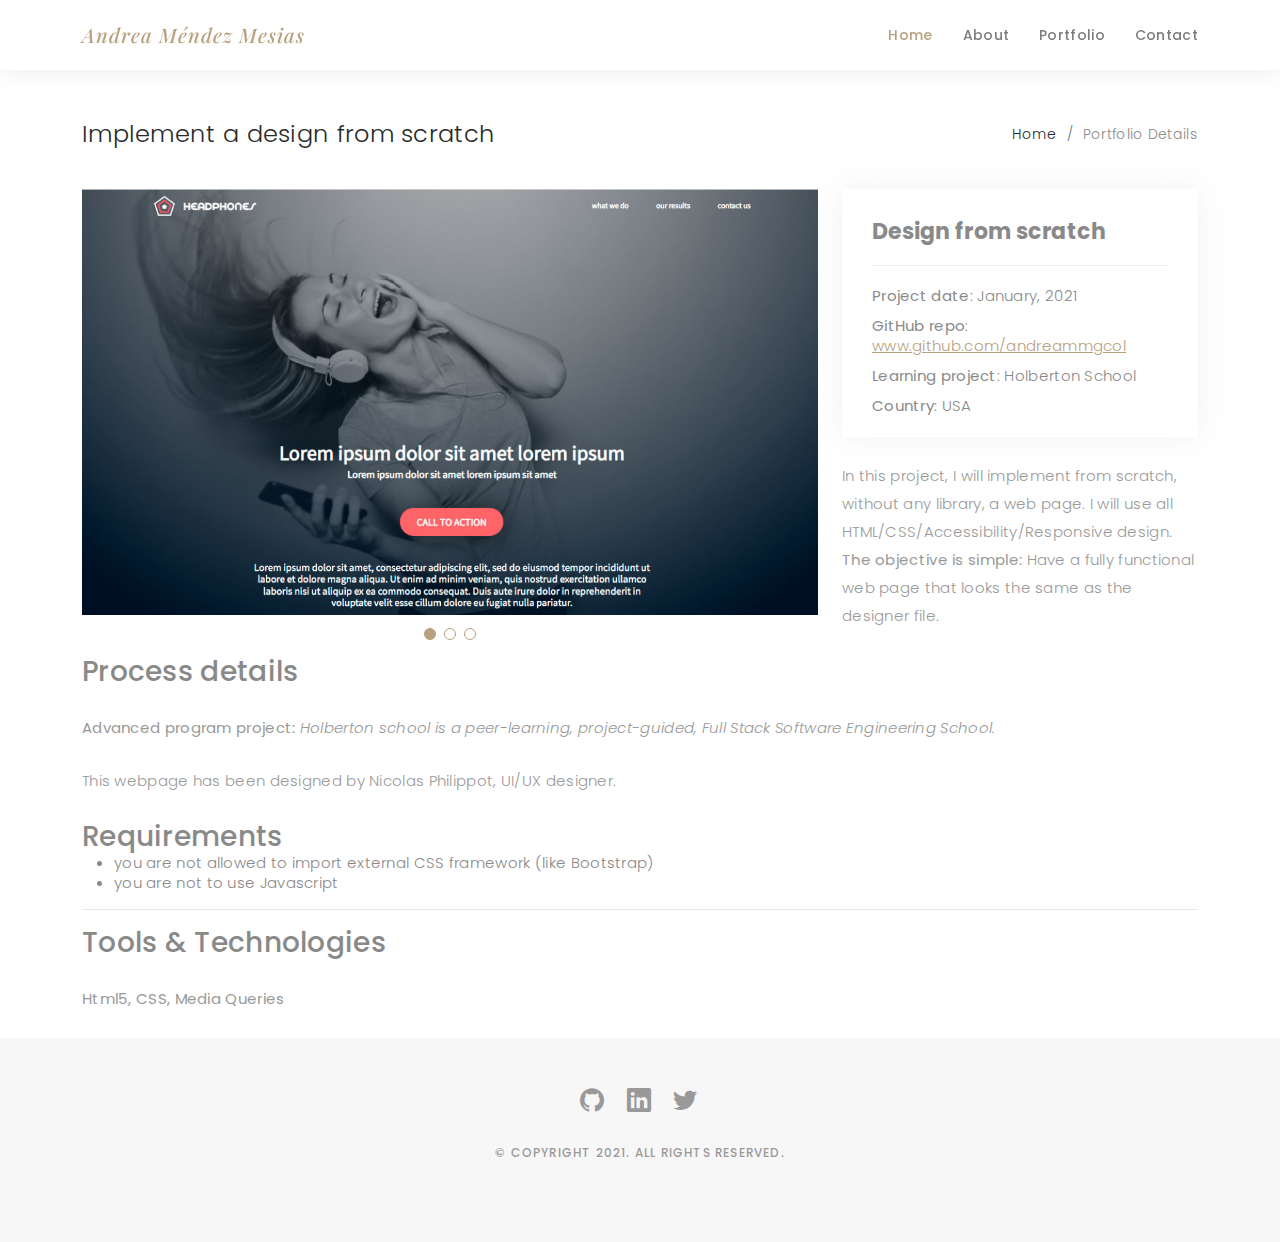
<file: portfolio-scratch.html>
<!DOCTYPE html>
<html lang="en">

<head>
  <meta charset="utf-8">
  <meta content="width=device-width, initial-scale=1.0" name="viewport">

  <title>Andrea Mendez - Portfolio</title>
  <meta content="" name="description">
  <meta content="" name="keywords">

  <!-- Favicons -->
  <link href="assets/img/favicon.ico" rel="icon">
  <link href="assets/img/apple-touch-icon.png" rel="apple-touch-icon">

  <!-- Google Fonts -->
  <link href="https://fonts.googleapis.com/css?family=Poppins:300,300i,400,400i,500,500i,600,600i,700,700i|Playfair+Display:400,400i,500,500i,600,600i,700,700i,900,900i" rel="stylesheet">

  <!-- Vendor CSS Files -->
  <link href="assets/vendor/bootstrap/css/bootstrap.min.css" rel="stylesheet">
  <link href="assets/vendor/bootstrap-icons/bootstrap-icons.css" rel="stylesheet">
  <link href="assets/vendor/boxicons/css/boxicons.min.css" rel="stylesheet">
  <link href="assets/vendor/glightbox/css/glightbox.min.css" rel="stylesheet">
  <link href="assets/vendor/swiper/swiper-bundle.min.css" rel="stylesheet">

  <!-- Template Main CSS File -->
  <link href="assets/css/style.css" rel="stylesheet">

  <!-- =======================================================
  * Template Name: Folio - v4.3.0
  * Template URL: https://bootstrapmade.com/folio-bootstrap-portfolio-template/
  * Author: BootstrapMade.com
  * License: https://bootstrapmade.com/license/
  ======================================================== -->
</head>

<body>

  <!-- ======= Header ======= -->
  <header id="header" class="fixed-top header-inner-pages">
    <div class="container d-flex align-items-center justify-content-between">

      <a href="index.html" class="logo"><h5>Andrea Méndez Mesias</h5></a>

      <nav id="navbar" class="navbar">
        <ul>
          <li><a class="nav-link scrollto active" href="index.html">Home</a></li>
          <li><a class="nav-link scrollto" href="#about">About</a></li>
          <li><a class="nav-link  scrollto" href="#portfolio">Portfolio</a></li>
          <li><a class="nav-link scrollto" href="#contact">Contact</a></li>
        </ul>
        <i class="bi bi-list mobile-nav-toggle"></i>
      </nav><!-- .navbar -->

    </div>
  </header><!-- End Header -->

  <main id="main">

    <!-- ======= Breadcrumbs Section ======= -->
    <section class="breadcrumbs">
      <div class="container">

        <div class="d-flex justify-content-between align-items-center">
          <h2>Implement a design from scratch</h2>
          <ol>
            <li><a href="index.html">Home</a></li>
            <li>Portfolio Details</li>
          </ol>
        </div>

      </div>
    </section><!-- Breadcrumbs Section -->

    <!-- ======= Portfolio Details Section ======= -->
    <section id="portfolio-details" class="portfolio-details">
      <div class="container">

        <div class="row gy-4">

          <div class="col-lg-8">
            <div class="portfolio-details-slider swiper-container">
              <div class="swiper-wrapper align-items-center">

                <div class="swiper-slide">
                  <img src="assets/img/portfolio/portfolio-scratch-1.jpg" alt="">
                </div>

                <div class="swiper-slide">
                  <img src="assets/img/portfolio/portfolio-scratch-2.jpg" alt="">
                </div>

                <div class="swiper-slide">
                  <img src="assets/img/portfolio/portfolio-scratch-3.jpg" alt="">
                </div>

              </div>
              <div class="swiper-pagination"></div>
            </div>
          </div>

          <div class="col-lg-4">
            <div class="portfolio-info">
              <h3>Design from scratch</h3>
              <ul>
                <li><strong>Project date</strong>: January, 2021</li>
                <li><strong>GitHub repo</strong>: <a href="https://github.com/andreammgcol/holberton-headphones" target="_blank" class="link">www.github.com/andreammgcol</a></li>
                <li><strong>Learning project</strong>: Holberton School</li>
                <li><strong>Country</strong>: USA</li>
              </ul>
            </div>
            <div class="portfolio-description">
              <p>
                In this project, I will implement from scratch, without any library, a web page. I will use all HTML/CSS/Accessibility/Responsive design. <b>The objective is simple: </b>Have a fully functional web page that looks the same as the designer file.
              </p>
              
            </div>
          </div>

        </div>

      </div>
      <div class="container">
        <h3>Process details</h3>
        <p>
          <b>Advanced program project:</b> <i>Holberton school is a peer-learning, project-guided, Full Stack Software Engineering School.</i>
        </p>
        <div>
          <p>This webpage has been designed by Nicolas Philippot, UI/UX designer.</p>
          <h3>Requirements</h3>
          <ul>
            <li>you are not allowed to import external CSS framework (like Bootstrap)</li>
            <li>you are not to use Javascript</li>
          </ul>
          <!-- <div class="row">
            <div class="col-sm-6">
              <h3>Wireframe - mobile version</h3>
              <img src="assets/img/portfolio/mock-responsive.jpg" alt="user persona">
            </div>
            <div class="col-sm-6">
              <h3>Final Result</h3>
              <img src="assets/img/portfolio/result-responsive.jpg" alt="user persona">
            </div>
          </div> -->
        </div>
        <hr style="border: 3px; color: #b8a07e;">
        <div>
          <h3>Tools & Technologies</h3>
          <p><b>Html5, CSS, Media Queries</b></p>
        </div>
      </div>
    </section><!-- End Portfolio Details Section -->

  </main><!-- End #main -->

  <!-- ======= Footer ======= -->
  <div id="footer" class="text-center">
    <div class="container">
      <div class="socials-media text-center">

        <ul class="list-unstyled">
          <li><a href="https://github.com/andreammgcol"><i class="bi bi-github"></i></a></li>
          <li><a href="https://www.linkedin.com/in/andrea-mendez-mesias/"><i class="bi bi-linkedin"></i></a></li>
          <li><a href="https://twitter.com/andreamendezcol"><i class="bi bi-twitter"></i></a></li>
        </ul>

      </div>

      <p>&copy; Copyright 2021. All rights reserved.</p>

      <div class="credits">
        <!--
        All the links in the footer should remain intact.
        You can delete the links only if you purchased the pro version.
        Licensing information: https://bootstrapmade.com/license/
        Purchase the pro version with working PHP/AJAX contact form: https://bootstrapmade.com/buy/?theme=Folio
      -->
        <!-- Designed by <a href="https://bootstrapmade.com/">BootstrapMade</a> -->
      </div>

    </div>
  </div><!-- End Footer -->

  <a href="#" class="back-to-top d-flex align-items-center justify-content-center"><i class="bi bi-arrow-up-short"></i></a>

  <!-- Vendor JS Files -->
  <script src="assets/vendor/bootstrap/js/bootstrap.bundle.min.js"></script>
  <script src="assets/vendor/glightbox/js/glightbox.min.js"></script>
  <script src="assets/vendor/isotope-layout/isotope.pkgd.min.js"></script>
  <script src="assets/vendor/php-email-form/validate.js"></script>
  <script src="assets/vendor/swiper/swiper-bundle.min.js"></script>
  <script src="assets/vendor/typed.js/typed.min.js"></script>

  <!-- Template Main JS File -->
  <script src="assets/js/main.js"></script>

</body>

</html>
</file>
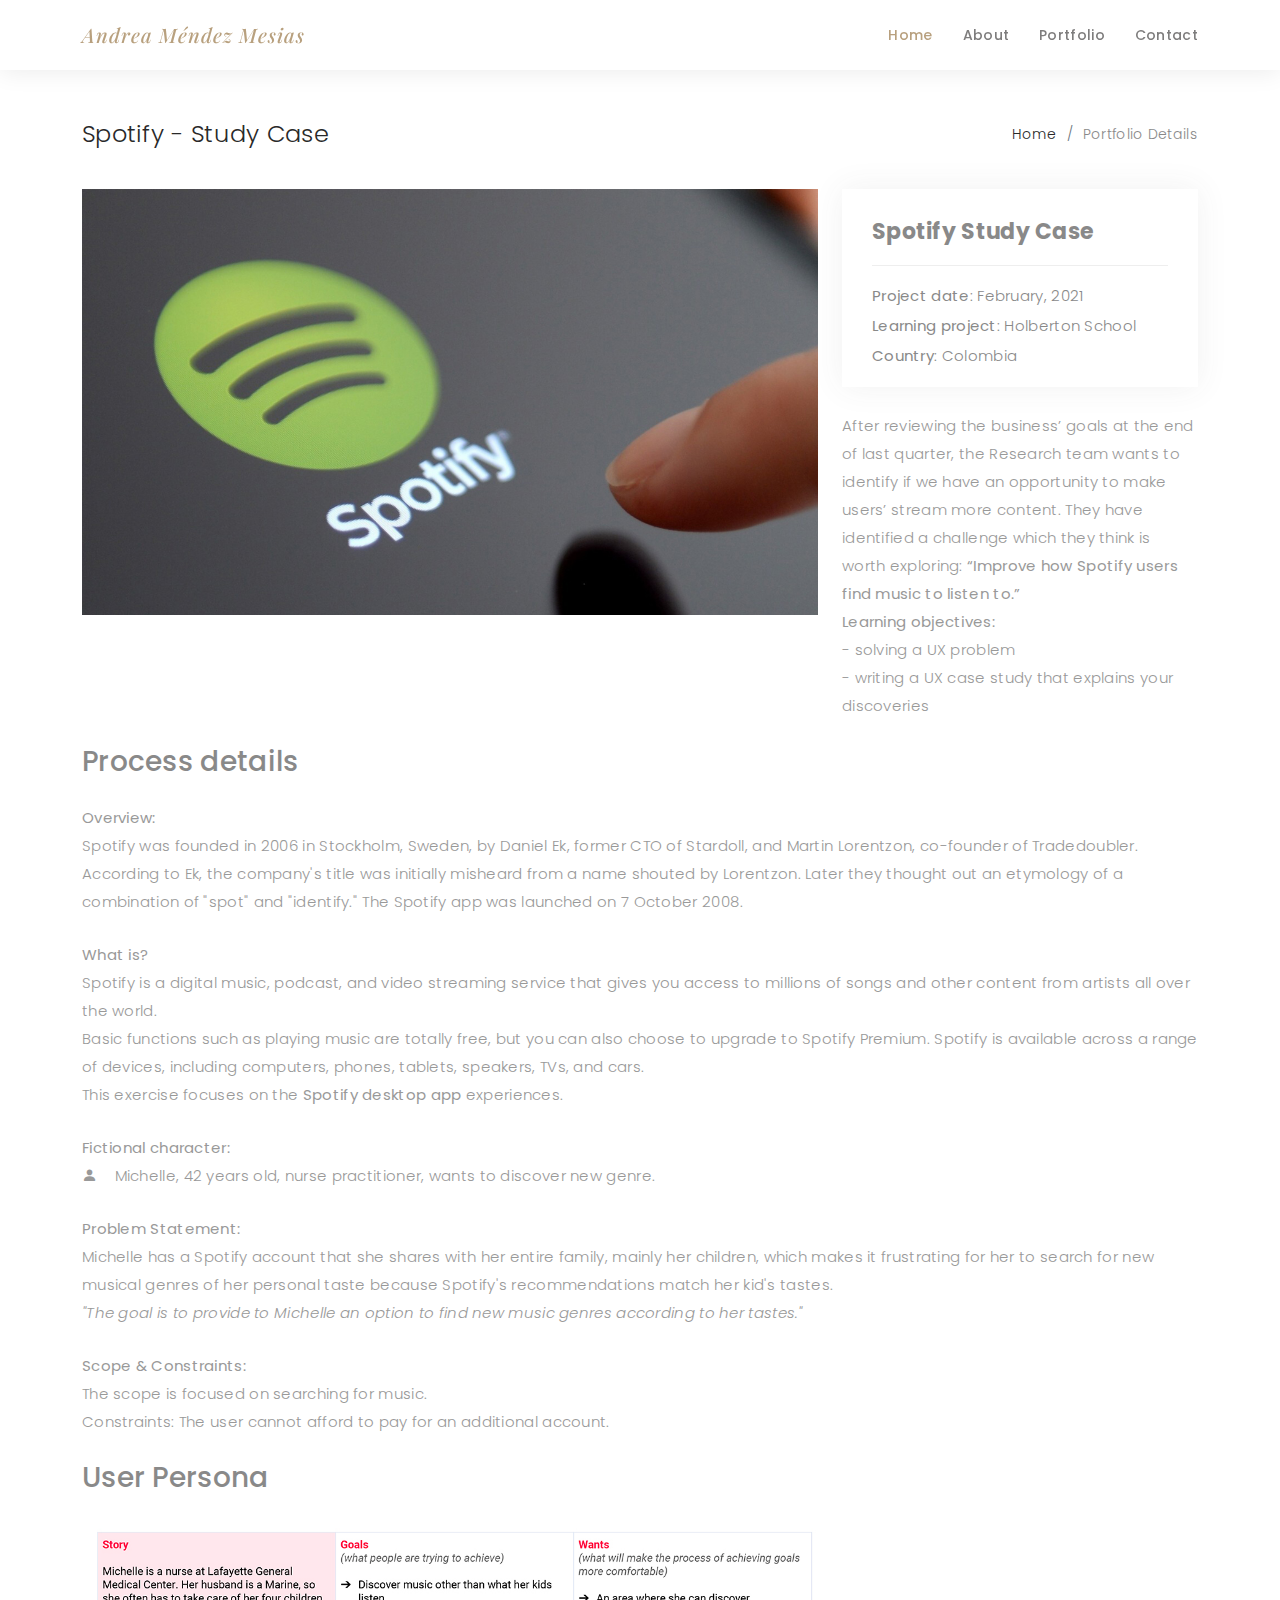
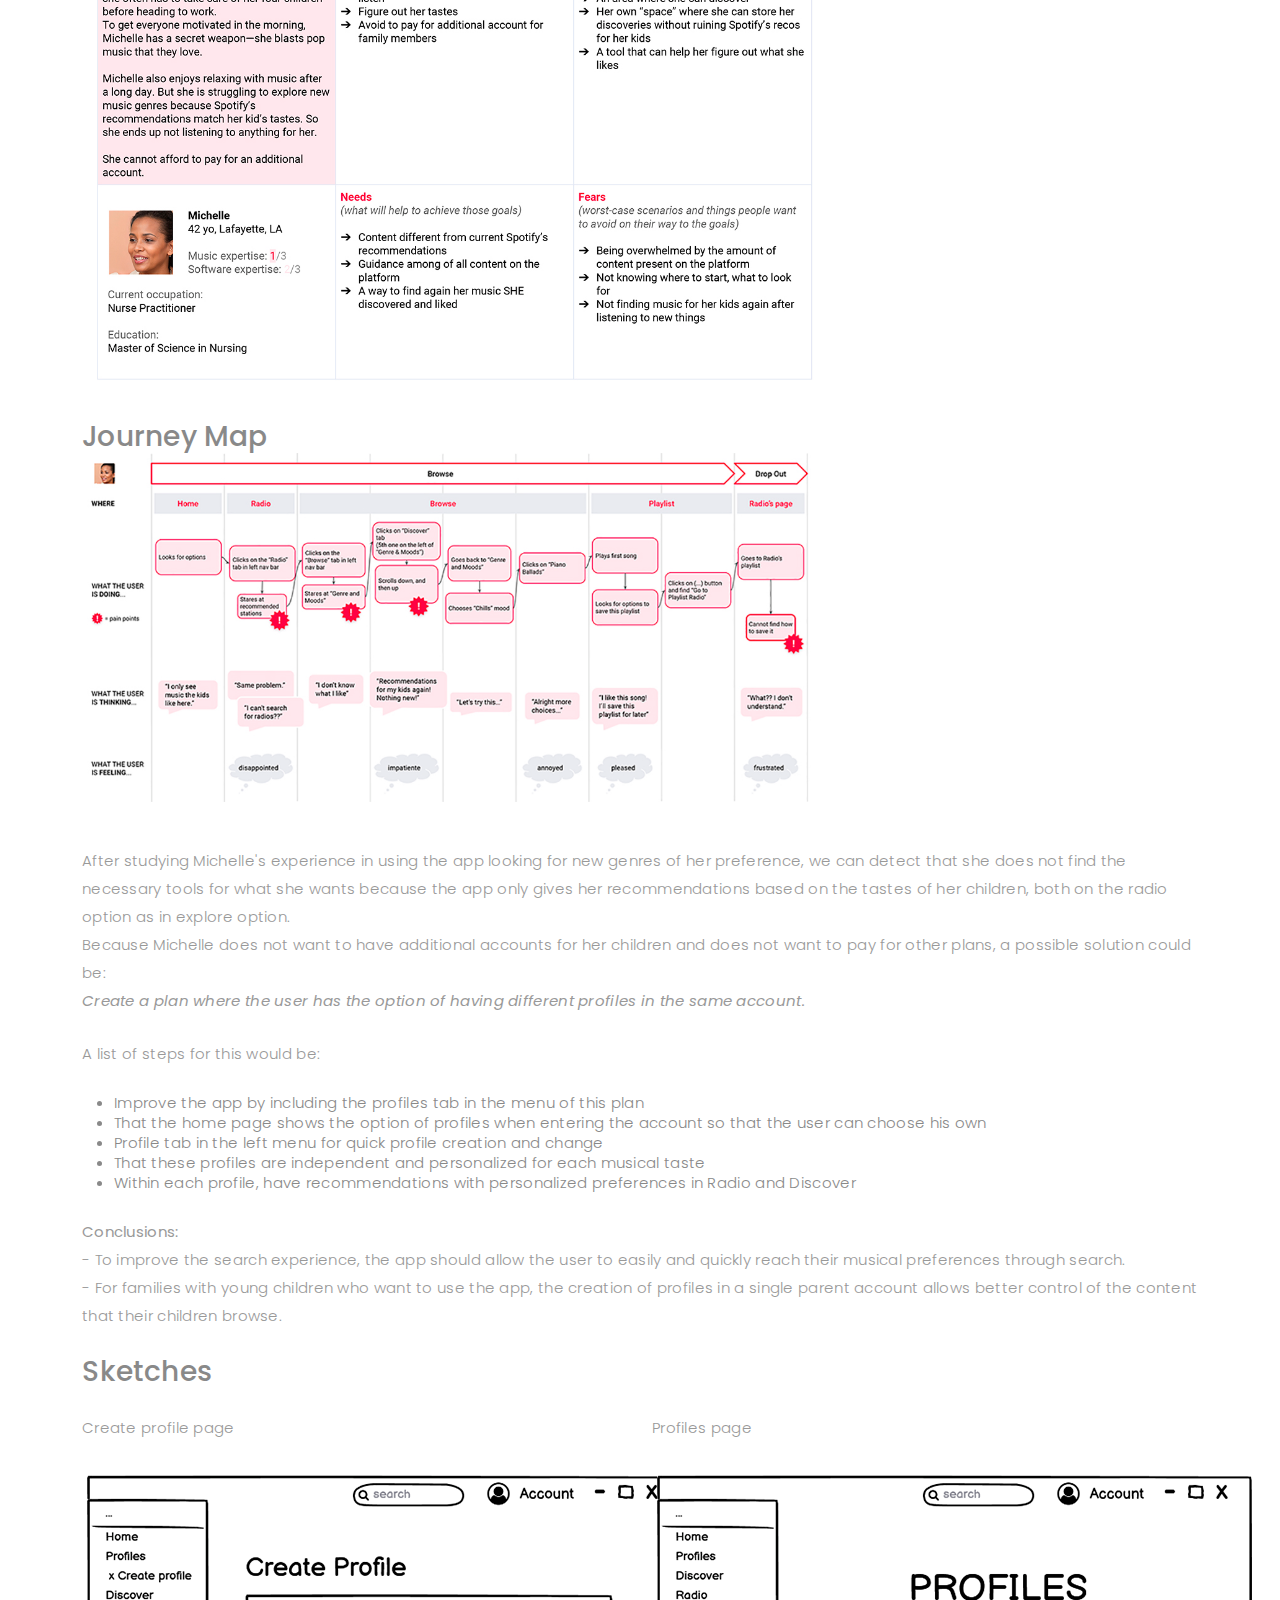
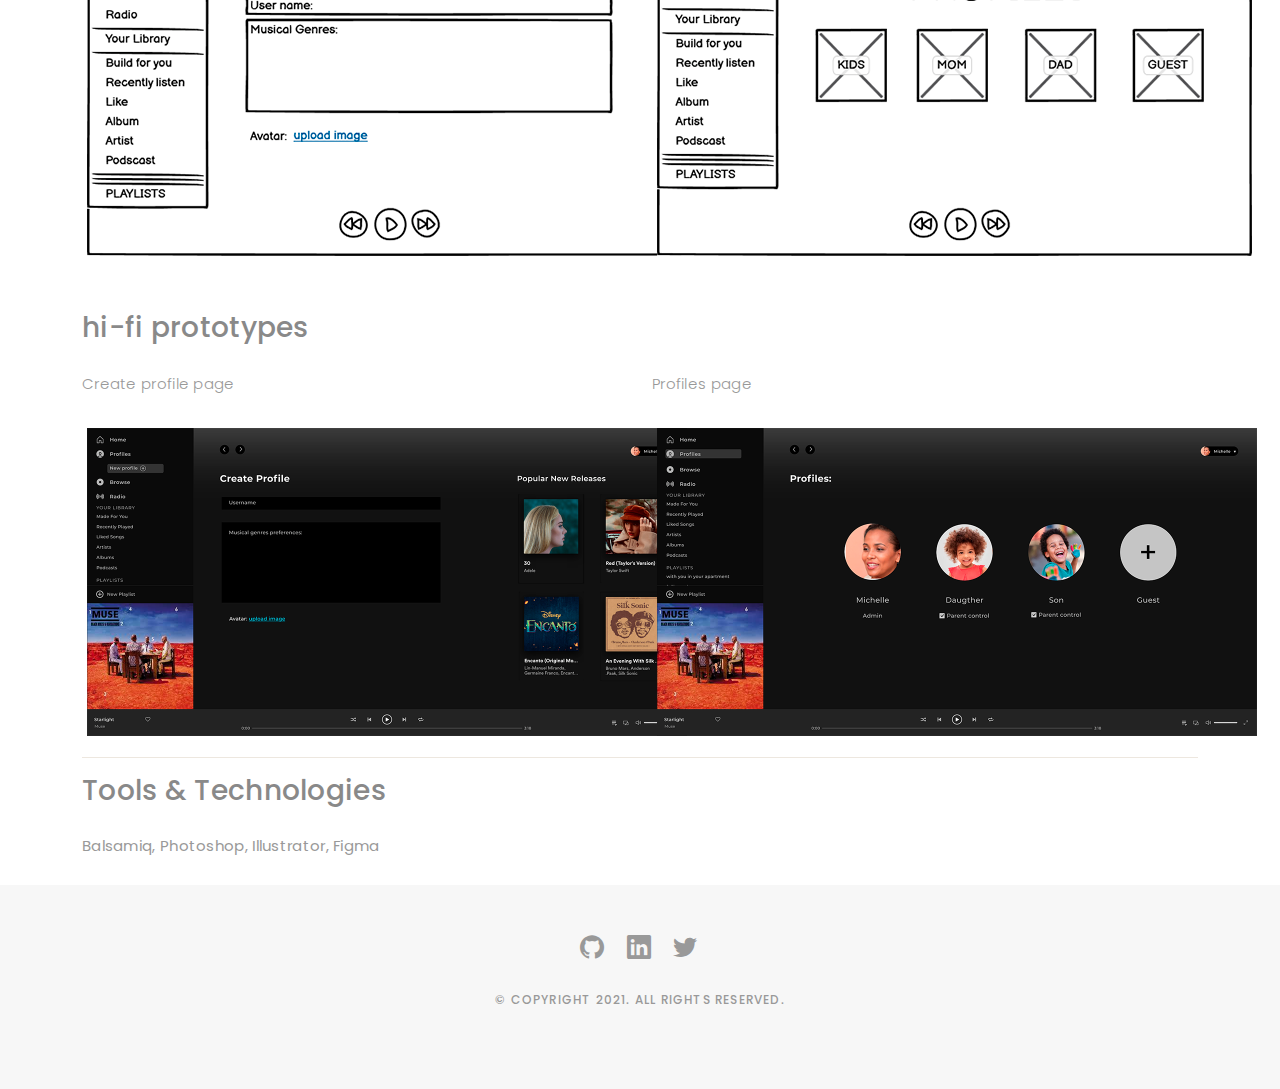
<file: portfolio-spotify.html>
<!DOCTYPE html>
<html lang="en">

<head>
  <meta charset="utf-8">
  <meta content="width=device-width, initial-scale=1.0" name="viewport">

  <title>Andrea Mendez - Portfolio</title>
  <meta content="" name="description">
  <meta content="" name="keywords">

  <!-- Favicons -->
  <link href="assets/img/favicon.ico" rel="icon">
  <link href="assets/img/apple-touch-icon.png" rel="apple-touch-icon">

  <!-- Google Fonts -->
  <link href="https://fonts.googleapis.com/css?family=Poppins:300,300i,400,400i,500,500i,600,600i,700,700i|Playfair+Display:400,400i,500,500i,600,600i,700,700i,900,900i" rel="stylesheet">

  <!-- Vendor CSS Files -->
  <link href="assets/vendor/bootstrap/css/bootstrap.min.css" rel="stylesheet">
  <link href="assets/vendor/bootstrap-icons/bootstrap-icons.css" rel="stylesheet">
  <link href="assets/vendor/boxicons/css/boxicons.min.css" rel="stylesheet">
  <link href="assets/vendor/glightbox/css/glightbox.min.css" rel="stylesheet">
  <link href="assets/vendor/swiper/swiper-bundle.min.css" rel="stylesheet">

  <!-- Template Main CSS File -->
  <link href="assets/css/style.css" rel="stylesheet">

  <!-- =======================================================
  * Template Name: Folio - v4.3.0
  * Template URL: https://bootstrapmade.com/folio-bootstrap-portfolio-template/
  * Author: BootstrapMade.com
  * License: https://bootstrapmade.com/license/
  ======================================================== -->
</head>

<body>

  <!-- ======= Header ======= -->
  <header id="header" class="fixed-top header-inner-pages">
    <div class="container d-flex align-items-center justify-content-between">

      <a href="index.html" class="logo"><h5>Andrea Méndez Mesias</h5></a>

      <nav id="navbar" class="navbar">
        <ul>
          <li><a class="nav-link scrollto active" href="index.html">Home</a></li>
          <li><a class="nav-link scrollto" href="#about">About</a></li>
          <li><a class="nav-link  scrollto" href="#portfolio">Portfolio</a></li>
          <li><a class="nav-link scrollto" href="#contact">Contact</a></li>
        </ul>
        <i class="bi bi-list mobile-nav-toggle"></i>
      </nav><!-- .navbar -->

    </div>
  </header><!-- End Header -->

  <main id="main">

    <!-- ======= Breadcrumbs Section ======= -->
    <section class="breadcrumbs">
      <div class="container">

        <div class="d-flex justify-content-between align-items-center">
          <h2>Spotify - Study Case</h2>
          <ol>
            <li><a href="index.html">Home</a></li>
            <li>Portfolio Details</li>
          </ol>
        </div>

      </div>
    </section><!-- Breadcrumbs Section -->

    <!-- ======= Portfolio Details Section ======= -->
    <section id="portfolio-details" class="portfolio-details">
      <div class="container">

        <div class="row gy-4">

          <div class="col-lg-8">
            <div class="portfolio-details-slider swiper-container">
              <div class="swiper-wrapper align-items-center">

                <div>
                  <img src="assets/img/portfolio/portfolio-spotify.jpg" alt="">
                </div>

                <!-- <div class="swiper-slide">
                  <img src="assets/img/portfolio/portfolio-artgent-2.jpg" alt="">
                </div>

                <div class="swiper-slide">
                  <img src="assets/img/portfolio/portfolio-artgent-3.jpg" alt="">
                </div> -->

              </div>
              <div class="swiper-pagination"></div>
            </div>
          </div>

          <div class="col-lg-4">
            <div class="portfolio-info">
              <h3>Spotify Study Case</h3>
              <ul>
                <li><strong>Project date</strong>: February, 2021</li>
                <!-- <li><strong>GitHub repo</strong>: <a href="https://github.com/andreammgcol/holberton-smiling-school" class="link" target="_blank">www.github.com/andreammgcol</a></li> -->
                <li><strong>Learning project</strong>: Holberton School</li> 
                <li><strong>Country</strong>: Colombia</li>
              </ul>
            </div>
            <div class="portfolio-description">
              <p>After reviewing the business’ goals at the end of last quarter, the Research team wants to identify if we have an opportunity to make users’ stream more content. They have identified a challenge which they think is worth exploring: <b>“Improve how Spotify users find music to listen to.”</b><br>
              <b>Learning objectives:</b><br>
                - solving a UX problem<br>
                - writing a UX case study that explains your discoveries<br></p>
            </div>
          </div>

        </div>

      </div>
      <div class="container">
        <h3>Process details</h3>
        <div>
          
          <p><b>Overview:</b> <br> 
            Spotify was founded in 2006 in Stockholm, Sweden, by Daniel Ek, former CTO of Stardoll, and Martin Lorentzon, co-founder of Tradedoubler. According to Ek, the company's title was initially misheard from a name shouted by Lorentzon. Later they thought out an etymology of a combination of "spot" and "identify." The Spotify app was launched on 7 October 2008.
          </p>
          <p><b>What is?</b><br>
          Spotify is a digital music, podcast, and video streaming service that gives you access to millions of songs and other content from artists all over the world. <br>
          Basic functions such as playing music are totally free, but you can also choose to upgrade to Spotify Premium. Spotify is available across a range of devices, including computers, phones, tablets, speakers, TVs, and cars. <br>
          This exercise focuses on the <b>Spotify desktop app</b> experiences.
          </p>
          
          <p>
            <b>Fictional character:</b><br>
            <i class="bi bi-person-fill"></i>
            &nbsp&nbsp Michelle, 42 years old, nurse practitioner, wants to discover new genre.
          </p>
          
          <p>
            <b>Problem Statement:</b><br>
            Michelle has a Spotify account that she shares with her entire family, mainly her children, which makes it frustrating for her to search for new musical genres of her personal taste because Spotify's recommendations match her kid's tastes. <br>
            <em>"The goal is to provide to Michelle an option to find new music genres according to her tastes."</em>
          </p>

          <p>
            <b>Scope & Constraints:</b><br>
            The scope is focused on searching for music. <br>
            Constraints: The user cannot afford to pay for an additional account.
          </p>
          
          <div class="row gy-4">
            <div class="portfolio-details-slider ">
              <div class="col-lg-8" style="margin-bottom: 20px;">
                <h3>User Persona</h3>
                <img src="assets/img/portfolio/UserPersona_Michelle.jpg" alt="user persona" >
              </div>
              
              <div class="col-lg-8" style="margin-bottom: 20px;">
                <h3>Journey Map</h3>
                <img src="assets/img/portfolio/JourneyMap_Michelle.jpg" alt="journey Map">
              </div>
            </div>
          </div>

          <p>
            After studying Michelle's experience in using the app looking for new genres of her preference, we can detect that she does not find the necessary tools for what she wants because the app only gives her recommendations based on the tastes of her children, both on the radio option as in explore option. <br>
            Because Michelle does not want to have additional accounts for her children and does not want to pay for other plans, a possible solution could be: <br>
            <em><b>Create a plan where the user has the option of having different profiles in the same account.</b></em> <br>
          </p>

          <p>
            A list of steps for this would be:
            <ul>
              <li>Improve the app by including the profiles tab in the menu of this plan</li>
              <li>That the home page shows the option of profiles when entering the account so that the user can choose his own</li>
              <li>Profile tab in the left menu for quick profile creation and change</li>
              <li>That these profiles are independent and personalized for each musical taste</li>
              <li>Within each profile, have recommendations with personalized preferences in Radio and Discover</li>
            </ul>
          </p>

          <p>
            <b>Conclusions:</b><br>
            - To improve the search experience, the app should allow the user to easily and quickly reach their musical preferences through search. <br>
            - For families with young children who want to use the app, the creation of profiles in a single parent account allows better control of the content that their children browse.
          </p>

          <div class="row">
            <h3>Sketches</h3>
            <div class="col-lg col-md-6">
              <p>Create profile page</p>
              <img src="assets/img/portfolio/create-spotify.png" alt="" style="max-width: 600px; margin: 5px;">
            </div>
            <div class="col-lg col-md-6">
              <p>Profiles page</p>
              <img src="assets/img/portfolio/profiles-spotify.png" alt="user persona" style="max-width: 600px;  margin: 5px;">
            </div>
            <h3 style="margin-top: 50px;">hi-fi prototypes</h3>
            <div class="col-lg col-md-6">
              <p>Create profile page</p>
              <img src="assets/img/portfolio/hi-fi-create-spotify.png" alt="user persona" style="max-width: 600px; margin: 5px;">
            </div>
            <div class="col-lg col-md-6">
              <p>Profiles page</p>
              <img src="assets/img/portfolio/hi-fi-profiles-spotify.png" alt="user persona" style="max-width: 600px; margin: 5px;">
            </div>
          </div>


        </div>
        <hr style="border: 3px; color: #b8a07e;">
        <div>
          <h3>Tools & Technologies</h3>
          <p><b>Balsamiq, Photoshop, Illustrator, Figma</b></p>
        </div>
      </div>
    </section><!-- End Portfolio Details Section -->

  </main><!-- End #main -->

  <!-- ======= Footer ======= -->
  <div id="footer" class="text-center">
    <div class="container">
      <div class="socials-media text-center">

        <ul class="list-unstyled">
          <li><a href="https://github.com/andreammgcol"><i class="bi bi-github"></i></a></li>
          <li><a href="https://www.linkedin.com/in/andrea-mendez-mesias/"><i class="bi bi-linkedin"></i></a></li>
          <li><a href="https://twitter.com/andreamendezcol"><i class="bi bi-twitter"></i></a></li>
        </ul>

      </div>

      <p>&copy; Copyright 2021. All rights reserved.</p>

      <div class="credits">
        <!--
        All the links in the footer should remain intact.
        You can delete the links only if you purchased the pro version.
        Licensing information: https://bootstrapmade.com/license/
        Purchase the pro version with working PHP/AJAX contact form: https://bootstrapmade.com/buy/?theme=Folio
      -->
        <!-- Designed by <a href="https://bootstrapmade.com/">BootstrapMade</a> -->
      </div>

    </div>
  </div><!-- End Footer -->

  <a href="#" class="back-to-top d-flex align-items-center justify-content-center"><i class="bi bi-arrow-up-short"></i></a>

  <!-- Vendor JS Files -->
  <script src="assets/vendor/bootstrap/js/bootstrap.bundle.min.js"></script>
  <script src="assets/vendor/glightbox/js/glightbox.min.js"></script>
  <script src="assets/vendor/isotope-layout/isotope.pkgd.min.js"></script>
  <script src="assets/vendor/php-email-form/validate.js"></script>
  <script src="assets/vendor/swiper/swiper-bundle.min.js"></script>
  <script src="assets/vendor/typed.js/typed.min.js"></script>

  <!-- Template Main JS File -->
  <script src="assets/js/main.js"></script>

</body>

</html>
</file>
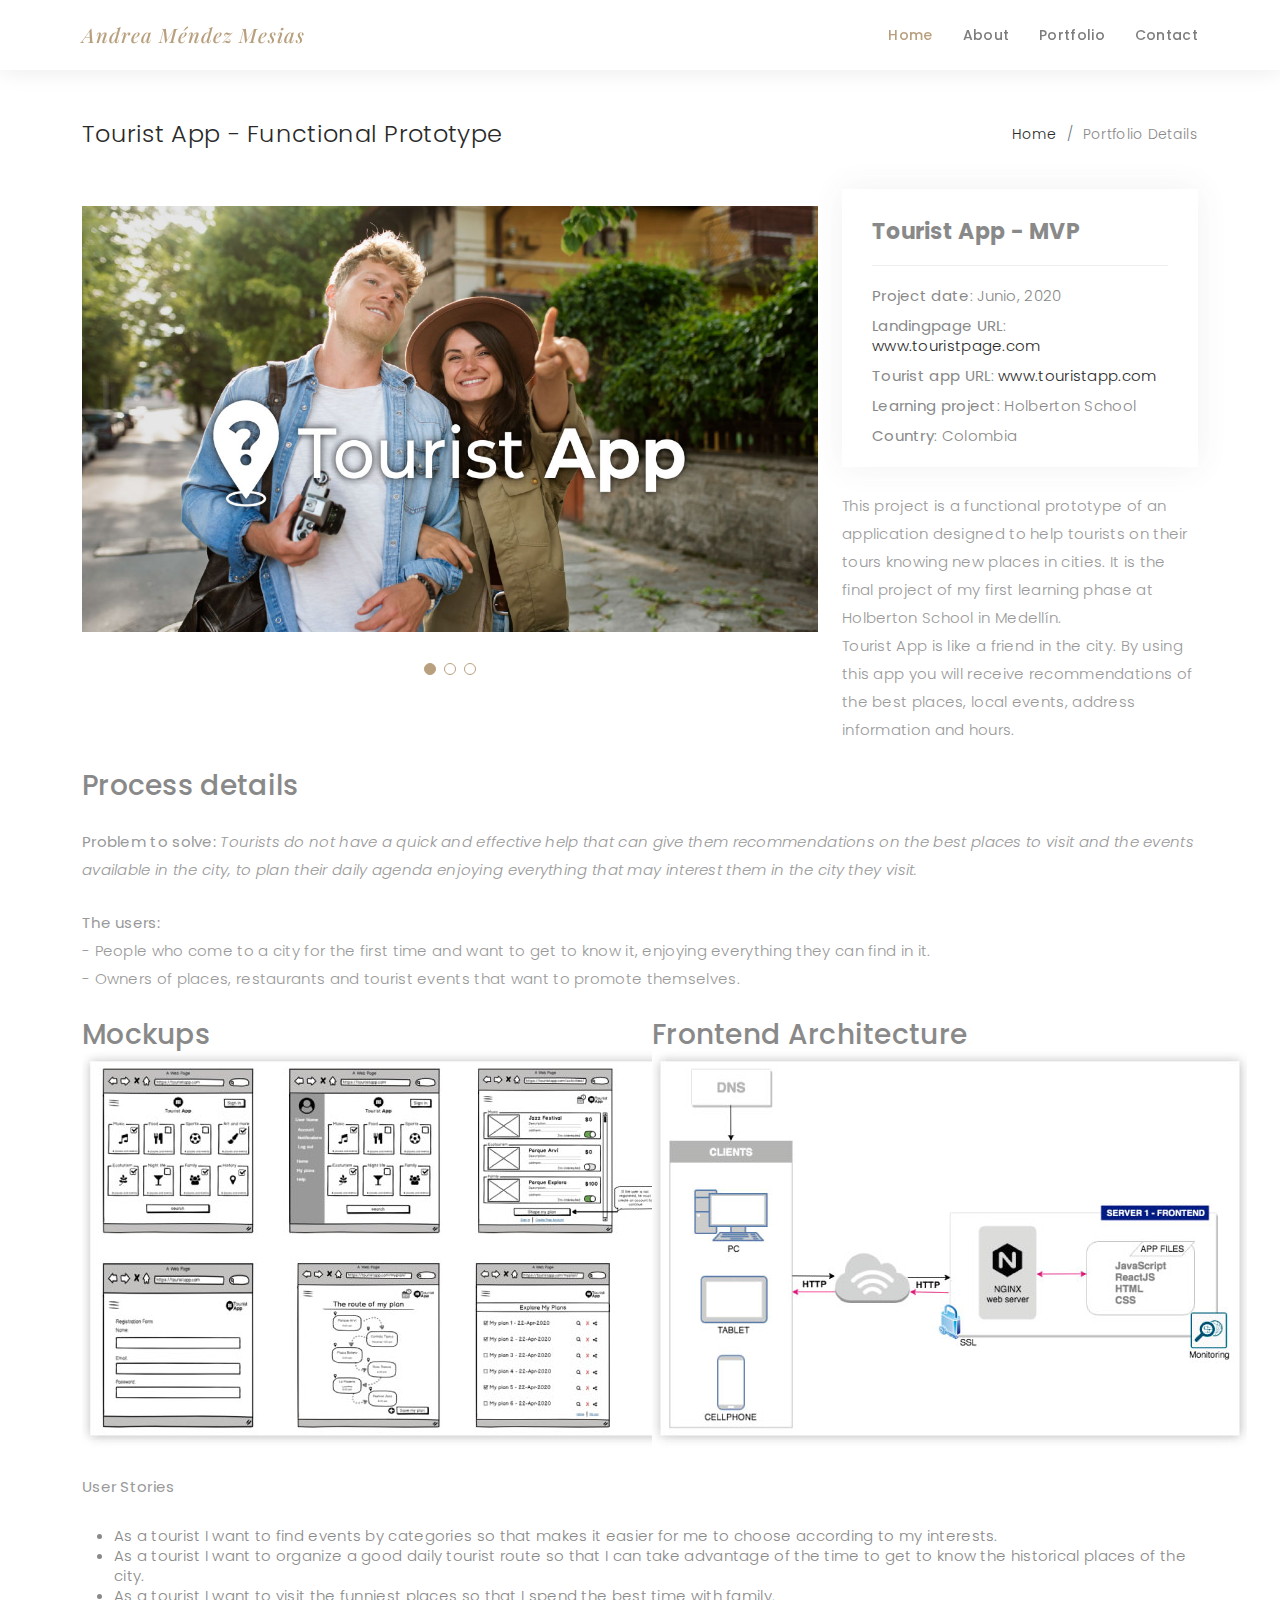
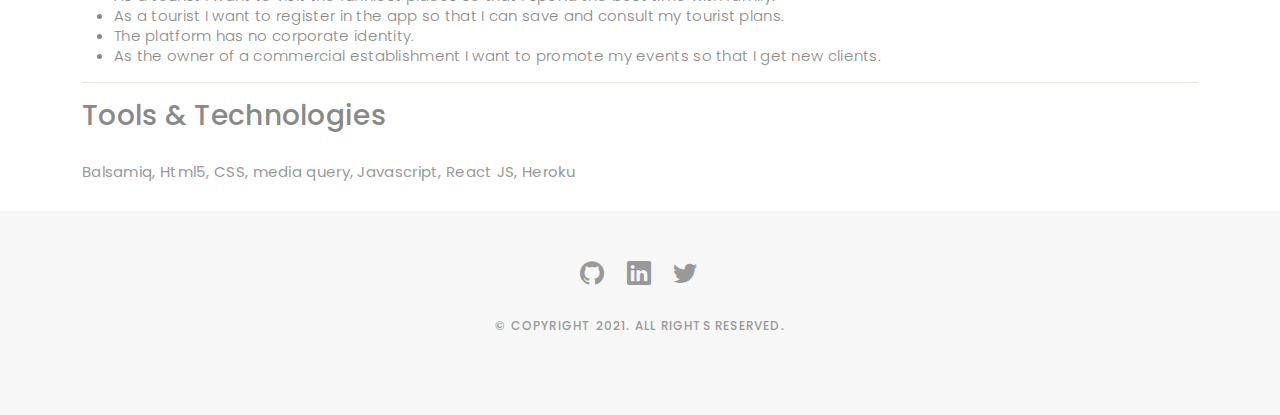
<file: portfolio-tourist.html>
<!DOCTYPE html>
<html lang="en">

<head>
  <meta charset="utf-8">
  <meta content="width=device-width, initial-scale=1.0" name="viewport">

  <title>Andrea Mendez - Portfolio</title>
  <meta content="" name="description">
  <meta content="" name="keywords">

  <!-- Favicons -->
  <link href="assets/img/favicon.ico" rel="icon">
  <link href="assets/img/apple-touch-icon.png" rel="apple-touch-icon">

  <!-- Google Fonts -->
  <link href="https://fonts.googleapis.com/css?family=Poppins:300,300i,400,400i,500,500i,600,600i,700,700i|Playfair+Display:400,400i,500,500i,600,600i,700,700i,900,900i" rel="stylesheet">

  <!-- Vendor CSS Files -->
  <link href="assets/vendor/bootstrap/css/bootstrap.min.css" rel="stylesheet">
  <link href="assets/vendor/bootstrap-icons/bootstrap-icons.css" rel="stylesheet">
  <link href="assets/vendor/boxicons/css/boxicons.min.css" rel="stylesheet">
  <link href="assets/vendor/glightbox/css/glightbox.min.css" rel="stylesheet">
  <link href="assets/vendor/swiper/swiper-bundle.min.css" rel="stylesheet">

  <!-- Template Main CSS File -->
  <link href="assets/css/style.css" rel="stylesheet">

  <!-- =======================================================
  * Template Name: Folio - v4.3.0
  * Template URL: https://bootstrapmade.com/folio-bootstrap-portfolio-template/
  * Author: BootstrapMade.com
  * License: https://bootstrapmade.com/license/
  ======================================================== -->
</head>

<body>

  <!-- ======= Header ======= -->
  <header id="header" class="fixed-top header-inner-pages">
    <div class="container d-flex align-items-center justify-content-between">

      <a href="index.html" class="logo"><h5>Andrea Méndez Mesias</h5></a>

      <nav id="navbar" class="navbar">
        <ul>
          <li><a class="nav-link scrollto active" href="index.html">Home</a></li>
          <li><a class="nav-link scrollto" href="#about">About</a></li>
          <li><a class="nav-link  scrollto" href="#portfolio">Portfolio</a></li>
          <li><a class="nav-link scrollto" href="#contact">Contact</a></li>
        </ul>
        <i class="bi bi-list mobile-nav-toggle"></i>
      </nav><!-- .navbar -->

    </div>
  </header><!-- End Header -->

  <main id="main">

    <!-- ======= Breadcrumbs Section ======= -->
    <section class="breadcrumbs">
      <div class="container">

        <div class="d-flex justify-content-between align-items-center">
          <h2>Tourist App - Functional Prototype</h2>
          <ol>
            <li><a href="index.html">Home</a></li>
            <li>Portfolio Details</li>
          </ol>
        </div>

      </div>
    </section><!-- Breadcrumbs Section -->

    <!-- ======= Portfolio Details Section ======= -->
    <section id="portfolio-details" class="portfolio-details">
      <div class="container">

        <div class="row gy-4">

          <div class="col-lg-8">
            <div class="portfolio-details-slider swiper-container">
              <div class="swiper-wrapper align-items-center">

                <div class="swiper-slide">
                  <img src="assets/img/portfolio/portfolio-tourist-1.jpg" alt="">
                </div>

                <div class="swiper-slide">
                  <img src="assets/img/portfolio/portfolio-tourist-2.jpg" alt="">
                </div>

                <div class="swiper-slide">
                  <img src="assets/img/portfolio/portfolio-tourist-3.jpg" alt="">
                </div>

              </div>
              <div class="swiper-pagination"></div>
            </div>
          </div>

          <div class="col-lg-4">
            <div class="portfolio-info">
              <h3>Tourist App - MVP</h3>
              <ul>
                <li><strong>Project date</strong>: Junio, 2020</li>
                <li><strong>Landingpage URL</strong>: <a href="https://touristapp-landingpage.herokuapp.com/" target="_blank">www.touristpage.com</a></li>
                <li><strong>Tourist app URL</strong>: <a href="https://touristapp-col.herokuapp.com/#/" target="_blank">www.touristapp.com</a></li>
                <li><strong>Learning project</strong>: Holberton School</li>
                <li><strong>Country</strong>: Colombia</li>
              </ul>
            </div>
            <div class="portfolio-description">
              <!-- <h2>E-learning Plattform redesign</h2> -->
              <p>
                This project is a functional prototype of an application designed to help tourists on their tours knowing new places in cities. It is the final project of my first learning phase at Holberton School in Medellín.<br>
                Tourist App is like a friend in the city. By using this app you will receive recommendations of the best places, local events, address information and hours.
              </p>
              
            </div>
          </div>

        </div>

      </div>
      <div class="container">
        <h3>Process details</h3>
        <p>
          <b>Problem to solve:</b> <i>Tourists do not have a quick and effective help that can give them recommendations on the best places to visit and the events available in the city, to plan their daily agenda enjoying everything that may interest them in the city they visit.</i>
        </p>
        <p>
          <b>The users:</b><br>
          - People who come to a city for the first time and want to get to know it, enjoying everything they can find in it.<br>
          - Owners of places, restaurants and tourist events that want to promote themselves.
        </p>
        <div>
          <div class="row">
            <div class="col-sm-6">
              <h3>Mockups</h3>
              <img src="assets/img/portfolio/mockupsTourist.jpg" alt="" style="max-width: 600px;">
            </div>
            <div class="col-sm-6">
              <h3>Frontend Architecture</h3>
              <img src="assets/img/portfolio/architecture.drawio.jpg" alt="user persona">
            </div>
          </div>
        </div>
        <p><b>User Stories</b></p>
        <ul>
          <li>As a tourist I want to find events by categories so that makes it easier for me to choose according to my interests.</li>
          <li>As a tourist I want to organize a good daily tourist route so that I can take advantage of the time to get to know the historical places of the city.</li>
          <li>As a tourist I want to visit the funniest places so that I spend the best time with family.</li>
          <li>As a tourist I want to register in the app so that I can save and consult my tourist plans.</li>
          <li>The platform has no corporate identity.</li>
          <li>As the owner of a commercial establishment I want to promote my events so that I get new clients.</li>
        </ul>
        <hr style="border: 3px; color: #b8a07e;">
        <!-- <div class="container">
          <div class="row">
            <div class="col-sm-6">
              <h3>Mockups</h3>
              <img src="assets/img/portfolio/mockupsTourist.jpg" alt="" style="max-width: 600px;">
            </div>
            <div class="col-sm-6">
              <h3>Workflow mobile</h3>
              <video src="assets/videos/workflowMobile_1.mp4" controls style="max-width: 600px;"></video>
            </div>
          </div>
        </div>
        <hr style="border: 3px; color: #b8a07e;"> -->
        <div>
          <h3>Tools & Technologies</h3>
          <p><b>Balsamiq, Html5, CSS, media query, Javascript, React JS, Heroku</b></p>
        </div>
      </div>
    </section><!-- End Portfolio Details Section -->

  </main><!-- End #main -->

  <!-- ======= Footer ======= -->
  <div id="footer" class="text-center">
    <div class="container">
      <div class="socials-media text-center">

        <ul class="list-unstyled">
          <li><a href="https://github.com/andreammgcol"><i class="bi bi-github"></i></a></li>
          <li><a href="https://www.linkedin.com/in/andrea-mendez-mesias/"><i class="bi bi-linkedin"></i></a></li>
          <li><a href="https://twitter.com/andreamendezcol"><i class="bi bi-twitter"></i></a></li>
        </ul>

      </div>

      <p>&copy; Copyright 2021. All rights reserved.</p>

      <div class="credits">
        <!--
        All the links in the footer should remain intact.
        You can delete the links only if you purchased the pro version.
        Licensing information: https://bootstrapmade.com/license/
        Purchase the pro version with working PHP/AJAX contact form: https://bootstrapmade.com/buy/?theme=Folio
      -->
        <!-- Designed by <a href="https://bootstrapmade.com/">BootstrapMade</a> -->
      </div>

    </div>
  </div><!-- End Footer -->

  <a href="#" class="back-to-top d-flex align-items-center justify-content-center"><i class="bi bi-arrow-up-short"></i></a>

  <!-- Vendor JS Files -->
  <script src="assets/vendor/bootstrap/js/bootstrap.bundle.min.js"></script>
  <script src="assets/vendor/glightbox/js/glightbox.min.js"></script>
  <script src="assets/vendor/isotope-layout/isotope.pkgd.min.js"></script>
  <script src="assets/vendor/php-email-form/validate.js"></script>
  <script src="assets/vendor/swiper/swiper-bundle.min.js"></script>
  <script src="assets/vendor/typed.js/typed.min.js"></script>

  <!-- Template Main JS File -->
  <script src="assets/js/main.js"></script>

</body>

</html>
</file>
<file: assets/css/style.css>
/**
* Template Name: Folio - v4.3.0
* Template URL: https://bootstrapmade.com/folio-bootstrap-portfolio-template/
* Author: BootstrapMade.com
* License: https://bootstrapmade.com/license/
*/

/*--------------------------------------------------------------
# General
--------------------------------------------------------------*/
body {
  background: #ffffff;
  color: #898989;
  font-family: 'Poppins', helvetica;
  font-size: 15px;
  font-weight: 300;
  line-height: 20px;
  letter-spacing: 0.02em;
  overflow-x: hidden;
  margin: 0 auto;
  padding: 0;
  box-sizing: border-box;
}

h1, h2, h3, h4, h5, h6 {
  margin: 0;
}

h2 {
  color: #292929;
  font-weight: 600;
}

h4 {
  color: #292929;
  font-size: 14px;
  font-weight: 600;
}

a {
  color: #292929;
  text-decoration: none !important;
  transition: all 0.5s ease-in-out 0s;
}

a:hover {
  transition: all 0.5s ease-in-out 0s;
}

.link {
  color: #b8a07e;
  text-decoration: underline !important;
  transition: all 0.5s ease-in-out 0s;
}

p {
  margin: 25px 0;
  padding: 0;
  font-size: 15px;
  color: #999999;
  line-height: 28px;
}

::-moz-selection {
  background: #b8a07e;
  color: #fff;
}

::selection {
  background: #b8a07e;
  color: #fff;
}

.btn {
  background: #333;
  border: medium none;
  border-radius: 0;
  color: #fff;
  font-size: 12px;
  height: 50px;
  line-height: 50px;
  padding: 0 30px;
  text-transform: uppercase;
}

.btn:hover, .btn:focus {
  color: #fff;
}

.padDiv {
  padding: 30px 20px;
}

.section-title {
  margin-bottom: 70px;
}

.section-title h2 {
  font-size: 25px;
  letter-spacing: 2px;
  text-transform: uppercase;
}

.form-control {
  background-color: transparent;
  border: 1px solid #999;
  border-radius: 0;
  color: #999999;
  font-size: 12px;
  font-weight: 500;
  height: 50px;
  letter-spacing: 0.1em;
  padding-left: 10px;
  margin: 0 0 25px 0;
  line-height: 14px;
  text-transform: uppercase;
}

.form-control:focus {
  box-shadow: none;
  outline: 0 none;
}

.paddsection {
  padding-top: 90px;
  padding-bottom: 90px;
}

.paddsections {
  padding-top: 90px;
  padding-bottom: 90px !important;
}

.hvr-shutter-in-horizontal::before {
  background: #333;
}

.hvr-shutter-in-horizontal:hover {
  background: #b8a07e;
}

.mb-30 {
  margin-bottom: 30px;
}

.main-content {
  padding-top: 140px;
}

/*--------------------------------------------------------------
# Back to top button
--------------------------------------------------------------*/
.back-to-top {
  position: fixed;
  visibility: hidden;
  opacity: 0;
  right: 15px;
  bottom: 15px;
  z-index: 996;
  background: #b8a07e;
  width: 40px;
  height: 40px;
  border-radius: 4px;
  transition: all 0.4s;
}

.back-to-top i {
  font-size: 28px;
  color: #fff;
  line-height: 0;
}

.back-to-top:hover {
  background: #c6b398;
  color: #fff;
}

.back-to-top.active {
  visibility: visible;
  opacity: 1;
}

/*--------------------------------------------------------------
# Header
--------------------------------------------------------------*/
#header {
  transition: all 0.5s;
  z-index: 997;
  padding: 15px 0;
  background-color: #fff;
  top: -100%;
  box-shadow: 0px 2px 25px rgba(0, 0, 0, 0.08);
}

#header.header-scrolled, #header.header-inner-pages {
  top: 0;
}

#header .logo {
  font-size: 30px;
  margin: 0;
  padding: 0;
  line-height: 1;
  font-weight: 600;
  letter-spacing: 1px;
  font-family: "Playfair Display", sans-serif;
  font-style: italic;
  color: #b8a07e;
}

#header .logo a {
  color: #898989;
}

#header .logo img {
  max-height: 60px;
}

@media (max-width: 992px) {
  #header {
    border: 0;
  }
}

/*--------------------------------------------------------------
# Navigation Menu
--------------------------------------------------------------*/
/**
* Desktop Navigation 
*/
.navbar {
  padding: 0;
}

.navbar ul {
  margin: 0;
  padding: 0;
  display: flex;
  list-style: none;
  align-items: center;
}

.navbar li {
  position: relative;
}

.navbar a, .navbar a:focus {
  display: flex;
  align-items: center;
  justify-content: space-between;
  padding: 10px 0 10px 30px;
  font-family: "Poppins", sans-serif;
  font-size: 14px;
  font-weight: 500;
  color: #7e7d7d;
  white-space: nowrap;
  transition: 0.3s;
}

.navbar a i, .navbar a:focus i {
  font-size: 12px;
  line-height: 0;
  margin-left: 5px;
}

.navbar a:hover, .navbar .active, .navbar .active:focus, .navbar li:hover > a {
  color: #b8a07e;
}

.navbar .dropdown ul {
  display: block;
  position: absolute;
  left: 30px;
  top: calc(100% + 30px);
  margin: 0;
  padding: 10px 0;
  z-index: 99;
  opacity: 0;
  visibility: hidden;
  background: #fff;
  box-shadow: 0px 0px 30px rgba(127, 137, 161, 0.25);
  transition: 0.3s;
}

.navbar .dropdown ul li {
  min-width: 200px;
}

.navbar .dropdown ul a {
  padding: 10px 20px;
  font-weight: 400;
}

.navbar .dropdown ul a i {
  font-size: 12px;
}

.navbar .dropdown ul a:hover, .navbar .dropdown ul .active:hover, .navbar .dropdown ul li:hover > a {
  color: #b8a07e;
}

.navbar .dropdown:hover > ul {
  opacity: 1;
  top: 100%;
  visibility: visible;
}

.navbar .dropdown .dropdown ul {
  top: 0;
  left: calc(100% - 30px);
  visibility: hidden;
}

.navbar .dropdown .dropdown:hover > ul {
  opacity: 1;
  top: 0;
  left: 100%;
  visibility: visible;
}

@media (max-width: 1366px) {
  .navbar .dropdown .dropdown ul {
    left: -90%;
  }
  .navbar .dropdown .dropdown:hover > ul {
    left: -100%;
  }
}

/**
* Mobile Navigation 
*/
.mobile-nav-toggle {
  color: #4b4a4a;
  font-size: 28px;
  cursor: pointer;
  display: none;
  line-height: 0;
  transition: 0.5s;
}

.mobile-nav-toggle.bi-x {
  color: #fff;
}

@media (max-width: 991px) {
  .mobile-nav-toggle {
    display: block;
  }
  .navbar ul {
    display: none;
  }
}

.navbar-mobile {
  position: fixed;
  overflow: hidden;
  top: 0;
  right: 0;
  left: 0;
  bottom: 0;
  background: rgba(49, 49, 49, 0.9);
  transition: 0.3s;
}

.navbar-mobile .mobile-nav-toggle {
  position: absolute;
  top: 15px;
  right: 15px;
}

.navbar-mobile ul {
  display: block;
  position: absolute;
  top: 55px;
  right: 15px;
  bottom: 15px;
  left: 15px;
  padding: 10px 0;
  border-radius: 10px;
  background-color: #fff;
  overflow-y: auto;
  transition: 0.3s;
}

.navbar-mobile a {
  padding: 10px 20px;
  font-size: 15px;
  color: #4b4a4a;
}

.navbar-mobile a:hover, .navbar-mobile .active, .navbar-mobile li:hover > a {
  color: #b8a07e;
}

.navbar-mobile .getstarted {
  margin: 15px;
}

.navbar-mobile .dropdown ul {
  position: static;
  display: none;
  margin: 10px 20px;
  padding: 10px 0;
  z-index: 99;
  opacity: 1;
  visibility: visible;
  background: #fff;
  box-shadow: 0px 0px 30px rgba(127, 137, 161, 0.25);
}

.navbar-mobile .dropdown ul li {
  min-width: 200px;
}

.navbar-mobile .dropdown ul a {
  padding: 10px 20px;
}

.navbar-mobile .dropdown ul a i {
  font-size: 12px;
}

.navbar-mobile .dropdown ul a:hover, .navbar-mobile .dropdown ul .active:hover, .navbar-mobile .dropdown ul li:hover > a {
  color: #b8a07e;
}

.navbar-mobile .dropdown > .dropdown-active {
  display: block;
}

/*--------------------------------------------------------------
# Hero
--------------------------------------------------------------*/
#hero {
  background-color: black;
  height: 50vh;
  width: 100%;
}

#hero .hero-content {
  height: 50vh;
  text-align: left;
  width: 100%;
  display: flex;
  justify-content: center;
  flex-direction: column;
}

.hero-content h1 {
  font-size: 40px;
  font-weight: 700;
  margin-bottom: 10px;
  text-transform: uppercase;
  color: #fff;
}

.hero-content p {
  font-size: 13px;
  letter-spacing: 3px;
  margin-top: 0;
  margin-bottom: 30px;
  text-transform: capitalize;
  color: #fff;
  font-weight: 500;
}

.hero-content .list-social li {
  float: left;
  margin-right: 20px;
}

.hero-content .list-social li i {
  color: #fff;
  font-size: 15px;
}

/*--------------------------------------------------------------
# Breadcrumbs
--------------------------------------------------------------*/
.breadcrumbs {
  padding: 120px 0 0 0;
  background-color: white;
  min-height: 40px;
}

@media (max-width: 992px) {
  .breadcrumbs {
    padding-top: 100px;
  }
}

.breadcrumbs h2 {
  font-size: 24px;
  font-weight: 300;
  margin: 0;
}

@media (max-width: 992px) {
  .breadcrumbs h2 {
    margin: 0 0 10px 0;
  }
}

.breadcrumbs ol {
  display: flex;
  flex-wrap: wrap;
  list-style: none;
  padding: 0;
  margin: 0;
  font-size: 14px;
}

.breadcrumbs ol li + li {
  padding-left: 10px;
}

.breadcrumbs ol li + li::before {
  display: inline-block;
  padding-right: 10px;
  color: #6c757d;
  content: "/";
}

@media (max-width: 768px) {
  .breadcrumbs .d-flex {
    display: block !important;
  }
  .breadcrumbs ol {
    display: block;
  }
  .breadcrumbs ol li {
    display: inline-block;
  }
}

/*-----------------------------------------------------------------------------------*/
/*  About
/*-----------------------------------------------------------------------------------*/
#about {
  width: 100%;
  height: auto;
  background: #f7f7f7;
  padding-top: 120px;
}

#about .div-img-bg {
  padding-bottom: 30px;
  border: 20px solid #b8a07e;
}

#about .div-img-bg .about-img img {
  width: 100%;
  box-shadow: 0px 0px 85px 0px rgba(0, 0, 0, 0.14);
  margin-top: -60px;
  margin-left: 40px;
  height: 400px;
  -o-object-fit: cover;
  object-fit: cover;
}

#about .about-descr .p-heading {
  font-family: 'Playfair Display', serif;
  font-size: 28px;
  text-align: left;
}

#about .about-descr .separator {
  max-width: 80%;
  margin-bottom: 0;
  text-align: left;
}

/*--------------------------------------------------------------
# Services
--------------------------------------------------------------*/
#services {
  background: #f7f7f7;
  position: relative;
  padding-bottom: 80px;
}

.services-block span {
  margin: 10px 0;
  position: relative;
  font-size: 13px;
  color: #292929;
  letter-spacing: 0.1em;
  font-weight: 500;
  text-transform: uppercase;
  display: block;
}

.services-block .separator {
  margin: 0;
  font-size: 13px;
  line-height: 22px;
}

.services-block i {
  font-size: 44px;
  color: #b8a07e;
  line-height: 44px;
}

.services-slider .swiper-pagination {
  margin-top: 30px;
  position: relative;
}

.services-slider .swiper-pagination .swiper-pagination-bullet {
  width: 12px;
  height: 12px;
  background-color: #fff;
  opacity: 1;
  border: 1px solid #b8a07e;
}

.services-slider .swiper-pagination .swiper-pagination-bullet-active {
  background-color: #b8a07e;
}

/*--------------------------------------------------------------
# Resume
--------------------------------------------------------------*/
.resume .resume-title {
  font-size: 26px;
  font-weight: 700;
  margin-top: 20px;
  margin-bottom: 20px;
  color: #b8a07e;
}

.resume .resume-item {
  padding: 0 0 20px 20px;
  margin-top: -2px;
  border-left: 2px solid #b8a07e;
  position: relative;
}

.resume .resume-item h4 {
  line-height: 18px;
  font-size: 18px;
  font-weight: 600;
  text-transform: uppercase;
  font-family: "Poppins", sans-serif;
  color: #050d18;
  margin-bottom: 10px;
}

.resume .resume-item h5 {
  font-size: 16px;
  /* background: #e4edf9; */
  padding: 5px 15px;
  display: inline-block;
  font-weight: 600;
  margin-bottom: 10px;
}

.resume .resume-item ul {
  padding-left: 20px;
}

.resume .resume-item ul li {
  padding-bottom: 10px;
}

.resume .resume-item:last-child {
  padding-bottom: 0;
}

.resume .resume-item::before {
  content: "";
  position: absolute;
  width: 16px;
  height: 16px;
  border-radius: 50px;
  left: -9px;
  top: 0;
  background: #fff;
  border: 2px solid #b8a07e;
}

/*--------------------------------------------------------------
# Portfolio
--------------------------------------------------------------*/
#portfolio {
  position: relative;
  padding-bottom: 50px;
}

#portfolio #portfolio-flters {
  padding: 0;
  margin: 0 auto 35px auto;
  list-style: none;
  text-align: center;
  border-radius: 50px;
  padding: 2px 15px;
}

#portfolio #portfolio-flters li {
  cursor: pointer;
  display: inline-block;
  padding: 10px 15px 8px 15px;
  font-size: 14px;
  font-weight: 600;
  line-height: 1;
  text-transform: uppercase;
  color: #999999;
  margin-bottom: 5px;
  transition: all 0.3s ease-in-out;
}

#portfolio #portfolio-flters li:hover, #portfolio #portfolio-flters li.filter-active {
  color: #b8a07e;
}

#portfolio #portfolio-flters li:last-child {
  margin-right: 0;
}

#portfolio .portfolio-item {
  margin-bottom: 30px;
}

#portfolio .portfolio-item .portfolio-info {
  opacity: 0;
  position: absolute;
  left: 30px;
  right: 30px;
  bottom: 0;
  z-index: 3;
  transition: all ease-in-out 0.3s;
  background: rgba(255, 255, 255, 0.9);
  padding: 15px;
}

#portfolio .portfolio-item .portfolio-info h4 {
  font-size: 18px;
  color: #666;
  font-weight: 600;
  margin-bottom: 10px;
}

#portfolio .portfolio-item .portfolio-info p {
  color: #999;
  font-size: 14px;
  margin: 0;
  padding: 0;
}

#portfolio .portfolio-item .portfolio-info .preview-link, #portfolio .portfolio-item .portfolio-info .details-link {
  position: absolute;
  right: 40px;
  font-size: 24px;
  top: calc(50% - 18px);
  color: #b8a07e;
}

#portfolio .portfolio-item .portfolio-info .preview-link:hover, #portfolio .portfolio-item .portfolio-info .details-link:hover {
  color: #cab89f;
}

#portfolio .portfolio-item .portfolio-info .details-link {
  right: 10px;
}

#portfolio .portfolio-item:hover .portfolio-info {
  opacity: 1;
  bottom: 20px;
}

/*--------------------------------------------------------------
# Portfolio Details
--------------------------------------------------------------*/
.portfolio-details {
  padding-top: 40px;
}

.portfolio-details .portfolio-details-slider img {
  width: 100%;
}

.portfolio-details .portfolio-details-slider .swiper-pagination {
  margin-top: 20px;
  position: relative;
}

.portfolio-details .portfolio-details-slider .swiper-pagination .swiper-pagination-bullet {
  width: 12px;
  height: 12px;
  background-color: #fff;
  opacity: 1;
  border: 1px solid #b8a07e;
}

.portfolio-details .portfolio-details-slider .swiper-pagination .swiper-pagination-bullet-active {
  background-color: #b8a07e;
}

.portfolio-details .portfolio-info {
  padding: 30px;
  padding-bottom: 5px;
  box-shadow: 0px 0 30px rgba(75, 74, 74, 0.08);
}

.portfolio-details .portfolio-info h3 {
  font-size: 22px;
  font-weight: 700;
  margin-bottom: 20px;
  padding-bottom: 20px;
  border-bottom: 1px solid #eee;
}

.portfolio-details .portfolio-info ul {
  list-style: none;
  padding: 0;
  font-size: 15px;
}

.portfolio-details .portfolio-info ul li + li {
  margin-top: 10px;
}

.portfolio-details .portfolio-description {
  padding-top: 0px;
}

.portfolio-details .portfolio-description h2 {
  font-size: 26px;
  font-weight: 700;
  margin-bottom: 20px;
}

.portfolio-details .portfolio-description p {
  padding: 0;
}

/*--------------------------------------------------------------
# Journal
--------------------------------------------------------------*/
#journal, #journal-blog {
  height: auto;
  width: 100%;
  background: #f7f7f7;
  padding-bottom: 60px;
  position: relative;
}

#journal-blog {
  background: #fff;
  padding-bottom: 30px;
}

#journal .journal-block {
  display: inline-block;
  height: auto;
  width: 100%;
}

#journal .journal-block .journal-info {
  position: relative;
}

.journal-block .journal-info img {
  max-width: 100%;
}

.journal-block .journal-info .journal-txt {
  padding: 25px 0px;
  position: relative;
}

.journal-block .journal-info .journal-txt h4 a {
  display: block;
  font-size: 19px;
  line-height: 24px;
  margin: 0 0 13px 0;
  font-weight: 500;
  color: #292929;
  transition: all 0.5s ease-in-out 0s;
}

.journal-block .journal-info .journal-txt h4 a:hover {
  color: #b8a07e;
  transition: all 0.5s ease-in-out 0s;
}

.journal-block .journal-info .journal-txt p {
  margin: 0;
  font-size: 14px;
  line-height: 24px;
}

/*--------------------------------------------------------------
# Journal
--------------------------------------------------------------*/
#contact {
  height: auto;
  width: 100%;
}

#contact i {
  font-size: 21px;
  color: #b8a07e;
}

.contact-details {
  list-style: none;
  margin: 0;
  padding: 0;
  font-size: 16px;
}

.contact-details li {
  padding-bottom: 10px;
}

#contact input, #contact textarea {
  width: 100%;
  margin-bottom: 5px;
}

#contact textarea {
  min-height: 160px;
}

.php-email-form .error-message {
  display: none;
  color: #fff;
  background: #ed3c0d;
  text-align: left;
  padding: 15px;
  margin-bottom: 15px;
  font-weight: 600;
}

.php-email-form .error-message br + br {
  margin-top: 25px;
}

.php-email-form .sent-message {
  display: none;
  color: #fff;
  background: #18d26e;
  text-align: center;
  padding: 15px;
  font-weight: 600;
  margin-bottom: 15px;
}

.php-email-form .loading {
  display: none;
  background: #fff;
  text-align: center;
  padding: 15px;
  margin-bottom: 15px;
}

.php-email-form .loading:before {
  content: "";
  display: inline-block;
  border-radius: 50%;
  width: 24px;
  height: 24px;
  margin: 0 10px -6px 0;
  border: 3px solid #18d26e;
  border-top-color: #eee;
  -webkit-animation: animate-loading 1s linear infinite;
  animation: animate-loading 1s linear infinite;
}

@-webkit-keyframes animate-loading {
  0% {
    transform: rotate(0deg);
  }
  100% {
    transform: rotate(360deg);
  }
}

@keyframes animate-loading {
  0% {
    transform: rotate(0deg);
  }
  100% {
    transform: rotate(360deg);
  }
}

/*--------------------------------------------------------------
# Blog
--------------------------------------------------------------*/
/*  Navbar fixd page */
.subpage-nav {
  display: block !important;
}

/*-----------------------------------------------------------------------------------*/
/*  /* Single page */
/*-----------------------------------------------------------------------------------*/
#journal-blog {
  padding-top: 140px;
}

/* main content */
.main-content {
  background: #f7f7f7;
}

.main-content .container-main {
  display: inline-block;
  width: 100%;
}

.main-content .container-main .block-main {
  margin-bottom: 30px;
  overflow: hidden;
}

.container-main .block-main .content-main {
  background: #fff none repeat scroll 0 0;
  display: inline-block;
  width: 100%;
}

.journal-txt h4 a {
  display: block;
  font-size: 19px;
  line-height: 24px;
  margin: 0 0 13px 0;
  font-weight: 500;
  color: #292929;
  transition: all 0.5s ease-in-out 0s;
}

.journal-txt h4 a:hover {
  color: #b8a07e;
  transition: all 0.5s ease-in-out 0s;
}

.post-meta ul li {
  font-size: 12px;
  font-weight: normal;
  margin-left: 8px;
  margin-right: 8px;
  text-transform: capitalize;
  display: inline-block;
  float: none;
}

.content-main .post-meta a {
  color: #a2a2a2;
  margin-left: 5px;
}

/* Commonts */
.comments {
  background: #fff;
}

.entry-comments h6 {
  margin-right: 10px;
  font-size: 13px;
  letter-spacing: 0.1em;
  font-weight: 500;
}

.entry-comments-item {
  margin-top: 40px;
  padding-bottom: 40px;
  border-bottom: 1px solid #f2f2f2;
}

.entry-comments-avatar {
  position: absolute;
  display: block;
  border-radius: 50%;
  width: 60px;
  height: 60px;
}

.entry-comments-body {
  padding-left: 86px;
}

.entry-comments-author {
  margin-right: 10px;
  font-size: 13px;
  color: #292929;
  letter-spacing: 0.1em;
  font-weight: 500;
}

.rep {
  font-size: 13px;
  color: #292929;
  letter-spacing: 0.1em;
  font-weight: 500;
  text-transform: capitalize;
}

.entry-comments span a {
  font-size: 13px;
  color: #999;
}

.entry-comments-reply {
  padding-left: 10%;
}

/* Commonts form */
.cmt {
  background: #fff;
}

blockquote {
  padding: 40px;
  background-color: #f2f2f2;
  margin: 30px 0;
  border: none;
  border-left: 4px solid #b8a07e;
}

/*--------------------------------------------------------------
# Footer
--------------------------------------------------------------*/
#footer {
  background: #f7f7f7;
  padding-top: 50px;
  padding-bottom: 50px;
}

#footer .socials-media {
  width: 100%;
}

#footer .socials-media ul {
  display: inline-block;
  float: none;
  margin: 0 0 20px 0;
}

#footer .socials-media ul li {
  float: left;
  margin-left: 10px;
  margin-right: 10px;
}

#footer .socials-media ul li a {
  font-size: 24px;
  color: #999;
  letter-spacing: 0.1em;
  font-weight: 500;
  background: transparent;
  text-transform: uppercase;
  transition: all 0.5s ease-in-out 0s;
}

#footer .socials-media ul li a:hover {
  color: #b8a07e;
  transition: all 0.5s ease-in-out 0s;
}

#footer p {
  font-size: 12px;
  letter-spacing: 0.1em;
  font-weight: 500;
  margin-top: 0;
  text-transform: uppercase;
}

.credits {
  font-size: 13px;
}

/** Width between 1200x to 0
 *  ~~~~~~~~~~~~~~~~~~~~~~~~~~~~~~~~~~~~
 */
/** Width between 992px to 1199px
 *  ~~~~~~~~~~~~~~~~~~~~~~~~~~~~~~~~~~~~
 */
/** Width between 768px to 991px
 *  ~~~~~~~~~~~~~~~~~~~~~~~~~~~~~~~~~~~~
 */
@media (min-width: 768px) and (max-width: 991px) {
  /* Navbar */
  nav {
    padding: 10px 15px;
  }
  .nav-menu {
    margin-top: 40px;
    display: none;
    float: none;
    width: 100%;
  }
  .nav-menu li {
    float: none;
    width: 100%;
    text-align: center;
    border-top: 1px solid #f7f7f7;
    line-height: 45px;
    margin-left: 0;
    padding-top: 10px;
    padding-bottom: 10px;
  }
  .responsive {
    float: right;
    padding-top: 15px;
    display: block;
  }
  /* About */
  .head-info .header-content .cmaster h1 {
    font-size: 32px;
  }
  #about .div-img-bg {
    padding: 0;
  }
  #about .div-img-bg .about-img img {
    margin-top: 0%;
    margin-left: calc(0% - 0px);
  }
  #about .about-descr .p-heading {
    font-size: 20px;
  }
  #about .about-descr .separator {
    max-width: 100%;
    margin-bottom: 0;
  }
  /* portfolio */
  #portfolio .portfolio-list .nav li {
    float: none;
    margin: 20px;
    display: inline-block;
  }
  /* journal */
  #journal .journal-block .journal-info {
    margin-bottom: 30px;
  }
  /* Contact */
  .contact-contact {
    margin-bottom: 30px;
  }
  /* Footer */
  #footer .socials-media ul li {
    margin-right: 0;
    margin-left: 0;
    float: none;
    display: inline-block;
  }
}

/** Width between 767px to 0
 *  ~~~~~~~~~~~~~~~~~~~~~~~~~~~~~~~~~~~~
 */
@media (max-width: 767px) {
  /* Navbar */
  nav {
    padding: 20px 15px;
  }
  .nav-menu {
    margin-top: 40px;
    display: none;
    float: none;
    width: 100%;
  }
  .nav-menu li {
    float: none;
    width: 100%;
    text-align: center;
    border-top: 1px solid #f7f7f7;
    line-height: 45px;
    margin-left: 0;
    padding-top: 10px;
    padding-bottom: 10px;
  }
  .responsive {
    float: right;
    padding-top: 15px;
    display: block;
  }
  /* About */
  .head-info .header-content h1 {
    font-size: 32px;
  }
  #about .div-img-bg {
    padding: 0;
  }
  #about .div-img-bg .about-img img {
    margin-top: 0%;
    margin-left: calc(0% - 0px);
  }
  #about .about-descr .p-heading {
    font-size: 20px;
  }
  #about .about-descr .separator {
    max-width: 100%;
    margin-bottom: 0;
  }
  /* portfolio */
  #portfolio .portfolio-list .nav li {
    float: none;
    margin: 20px;
    display: inline-block;
  }
  /* journal */
  #journal .journal-block .journal-info {
    margin-bottom: 30px;
  }
  /* Contact */
  .contact-contact {
    margin-bottom: 30px;
  }
  /* Footer */
  #footer .socials-media ul li {
    margin-right: 0;
    margin-left: 0;
    float: none;
    display: inline-block;
  }
}

/** Width between 600px to 0
 *  ~~~~~~~~~~~~~~~~~~~~~~~~~~~~~~~~~~~~
 */
@media (max-width: 600px) {
  /* Navbar */
  nav {
    padding: 20px 15px;
  }
  .nav-menu {
    margin-top: 40px;
    display: none;
    float: none;
    width: 100%;
  }
  .nav-menu li {
    float: none;
    width: 100%;
    text-align: center;
    border-top: 1px solid #f7f7f7;
    line-height: 45px;
    margin-left: 0;
    padding-top: 10px;
    padding-bottom: 10px;
  }
  .responsive {
    float: right;
    padding-top: 15px;
    display: block;
  }
  /* About */
  .head-info .header-content h1 {
    font-size: 32px;
  }
  #about .div-img-bg {
    padding: 0;
  }
  #about .div-img-bg .about-img img {
    margin-top: 0%;
    margin-left: calc(0% - 0px);
  }
  #about .about-descr .p-heading {
    font-size: 20px;
  }
  #about .about-descr .separator {
    max-width: 100%;
    margin-bottom: 0;
  }
  /* portfolio */
  #portfolio .portfolio-list .nav li {
    float: none;
    margin: 10px;
    display: inline-block;
  }
  /* journal */
  #journal .journal-block .journal-info {
    margin-bottom: 30px;
  }
  /* Contact */
  .contact-contact {
    margin-bottom: 30px;
  }
  /* Footer */
  #footer .socials-media ul li {
    margin-right: 0;
    margin-left: 0;
    float: none;
    display: inline-block;
  }
}

/** Width between 480px to 0
 *  ~~~~~~~~~~~~~~~~~~~~~~~~~~~~~~~~~~~~
 */
@media (max-width: 480px) {
  /* Navbar */
  nav {
    padding: 20px 15px;
  }
  .nav-menu {
    margin-top: 40px;
    display: none;
    float: none;
    width: 100%;
  }
  .nav-menu li {
    float: none;
    width: 100%;
    text-align: center;
    border-top: 1px solid #f7f7f7;
    line-height: 45px;
    margin-left: 0;
    padding-top: 10px;
    padding-bottom: 10px;
  }
  .responsive {
    float: right;
    padding-top: 15px;
    display: block;
  }
  /* About */
  .head-info .header-content h1 {
    font-size: 32px;
  }
  #about .div-img-bg {
    padding: 0;
  }
  #about .div-img-bg .about-img img {
    margin-top: 0%;
    margin-left: calc(0% - 0px);
  }
  #about .about-descr .p-heading {
    font-size: 20px;
  }
  #about .about-descr .separator {
    max-width: 100%;
    margin-bottom: 0;
  }
  /* portfolio */
  #portfolio .portfolio-list .nav li {
    float: none;
    margin: 20px;
  }
  /* journal */
  #journal .journal-block .journal-info {
    margin-bottom: 30px;
  }
  /* Contact */
  .contact-contact {
    margin-bottom: 30px;
  }
  /* Footer */
  #footer .socials-media ul li {
    margin-right: 0;
    margin-left: 0;
    float: none;
    display: inline-block;
  }
}

/** Width between 320px to 0
 *  ~~~~~~~~~~~~~~~~~~~~~~~~~~~~~~~~~~~~
 */
@media (max-width: 320px) {
  /* Navbar */
  nav {
    padding: 20px 15px;
  }
  .nav-menu {
    margin-top: 40px;
    display: none;
    float: none;
    width: 100%;
  }
  .nav-menu li {
    float: none;
    width: 100%;
    text-align: center;
    border-top: 1px solid #f7f7f7;
    line-height: 45px;
    margin-left: 0;
    padding-top: 10px;
    padding-bottom: 10px;
  }
  .responsive {
    float: right;
    padding-top: 15px;
    display: block;
  }
  /* About */
  .head-info .header-content h1 {
    font-size: 32px;
  }
  #about .div-img-bg {
    padding: 0;
  }
  #about .div-img-bg .about-img img {
    margin-top: 0%;
    margin-left: calc(0% - 0px);
  }
  #about .about-descr .p-heading {
    font-size: 20px;
  }
  #about .about-descr .separator {
    max-width: 100%;
    margin-bottom: 0;
  }
  /* portfolio */
  #portfolio .portfolio-list .nav li {
    float: none;
    margin: 20px;
  }
  /* journal */
  #journal .journal-block .journal-info {
    margin-bottom: 30px;
  }
  /* Contact */
  .contact-contact {
    margin-bottom: 30px;
  }
  /* Footer */
  #footer .socials-media ul li {
    margin-right: 0;
    margin-left: 0;
    float: none;
    display: inline-block;
  }
  /* Single page */
  .entry-comments-body span {
    display: inline-block;
    margin-right: 0;
  }
}
</file>
